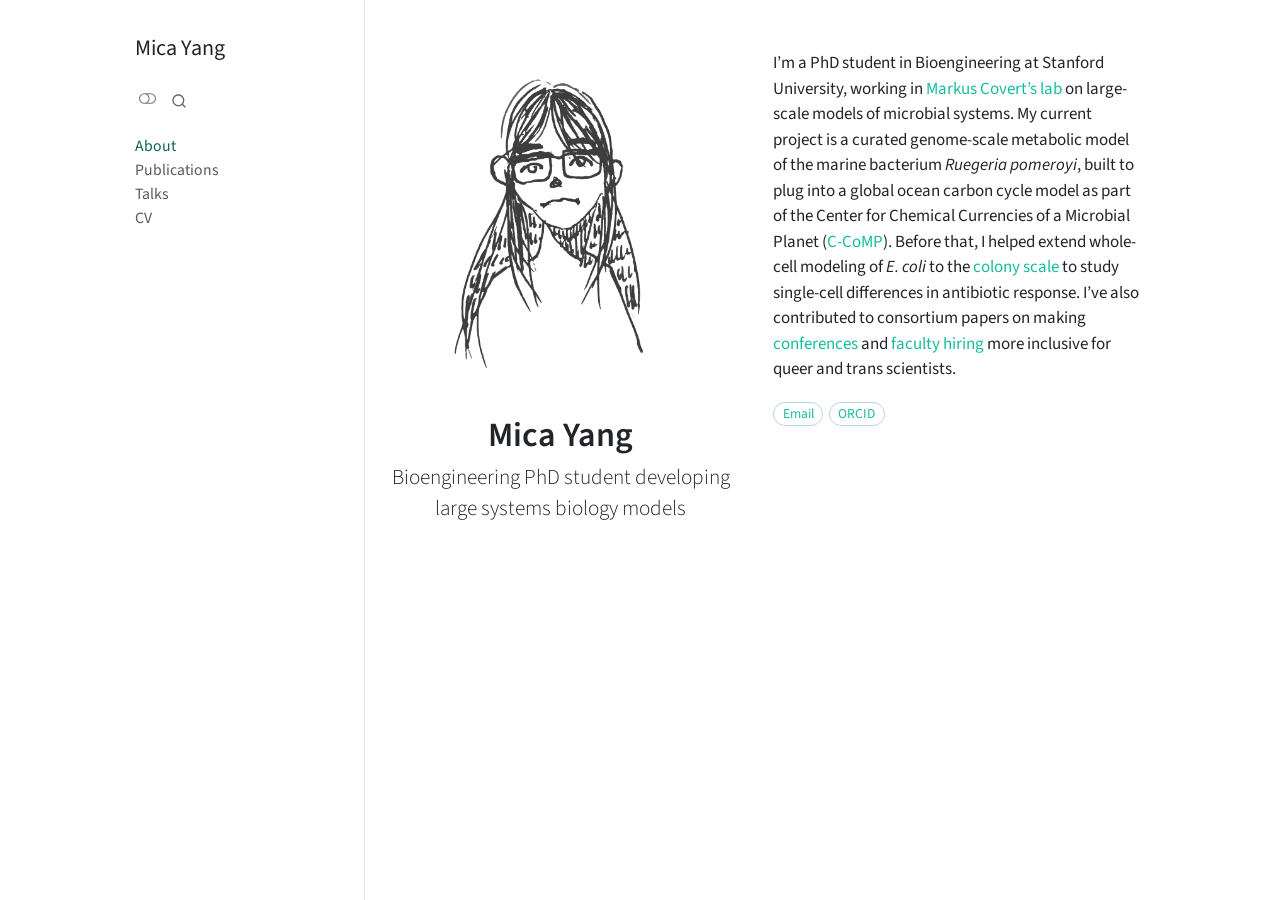
<file: index.html>
<!DOCTYPE html>
<html xmlns="http://www.w3.org/1999/xhtml" lang="en" xml:lang="en"><head>

<meta charset="utf-8">
<meta name="generator" content="quarto-1.11.9">

<meta name="viewport" content="width=device-width, initial-scale=1.0, user-scalable=yes">


<title>Mica Yang – Mica Yang</title>
<style>
/* Default styles provided by pandoc.
** See https://pandoc.org/MANUAL.html#variables-for-html for config info.
*/
span.smallcaps{font-variant: small-caps;}
div.columns{display: flex; gap: 1.5em;}
div.column{flex: auto;}
@media screen {
div.columns{gap: min(4vw, 1.5em);}
div.column{overflow-x: auto;}
}
div.hanging-indent{margin-left: 1.5em; text-indent: -1.5em;}
ul.task-list{list-style: none;}
ul.task-list li input[type="checkbox"] {
  width: 0.8em;
  margin: 0 0.8em 0.2em -1em; /* quarto-specific, see https://github.com/quarto-dev/quarto-cli/issues/4556 */ 
  vertical-align: middle;
}
</style>


<script src="site_libs/quarto-nav/quarto-nav.js"></script>
<script src="site_libs/quarto-nav/headroom.min.js"></script>
<script src="site_libs/clipboard/clipboard.min.js"></script>
<script src="site_libs/quarto-search/autocomplete.umd.js"></script>
<script src="site_libs/quarto-search/fuse.min.js"></script>
<script src="site_libs/quarto-search/quarto-search.js"></script>
<meta name="quarto:offset" content="./">
<link href="./images/favicon.svg" rel="icon" type="image/svg+xml">
<script src="site_libs/quarto-html/quarto.js" type="module"></script>
<script src="site_libs/quarto-html/tabsets/tabsets.js" type="module"></script>
<script src="site_libs/quarto-html/scrollable-regions/scrollable-regions.js" type="module"></script>
<script src="site_libs/quarto-html/popper.min.js"></script>
<script src="site_libs/quarto-html/tippy.umd.min.js"></script>
<link href="site_libs/quarto-html/tippy.css" rel="stylesheet">
<link href="site_libs/quarto-html/quarto-syntax-highlighting-63b5708e65d6cd79cd7618c58d0c21e7.css" rel="stylesheet" class="quarto-color-scheme" id="quarto-text-highlighting-styles">
<link href="site_libs/quarto-html/quarto-syntax-highlighting-dark-447e42e69aaa9833c0ba1b986f430b20.css" rel="stylesheet" class="quarto-color-scheme quarto-color-alternate" id="quarto-text-highlighting-styles">
<link href="site_libs/quarto-html/quarto-syntax-highlighting-63b5708e65d6cd79cd7618c58d0c21e7.css" rel="stylesheet" class="quarto-color-scheme-extra" id="quarto-text-highlighting-styles">
<script src="site_libs/bootstrap/bootstrap.min.js"></script>
<link href="site_libs/bootstrap/bootstrap-icons.css" rel="stylesheet">
<link href="site_libs/bootstrap/bootstrap-38209523f56c852b9f87616555c4ddf9.min.css" rel="stylesheet" append-hash="true" class="quarto-color-scheme" id="quarto-bootstrap" data-mode="light">
<link href="site_libs/bootstrap/bootstrap-dark-71dc92d54cd4f381b1542799e0909c16.min.css" rel="stylesheet" append-hash="true" class="quarto-color-scheme quarto-color-alternate" id="quarto-bootstrap" data-mode="dark">
<link href="site_libs/bootstrap/bootstrap-38209523f56c852b9f87616555c4ddf9.min.css" rel="stylesheet" append-hash="true" class="quarto-color-scheme-extra" id="quarto-bootstrap" data-mode="light">
<script id="quarto-search-options" type="application/json">{
  "location": "sidebar",
  "copy-button": false,
  "collapse-after": 3,
  "panel-placement": "start",
  "type": "overlay",
  "limit": 50,
  "keyboard-shortcut": [
    "f",
    "/",
    "s"
  ],
  "language": {
    "search-no-results-text": "No results",
    "search-matching-documents-text": "matching documents",
    "search-copy-link-title": "Copy link to search",
    "search-hide-matches-text": "Hide additional matches",
    "search-more-match-text": "more match in this document",
    "search-more-matches-text": "more matches in this document",
    "search-clear-button-title": "Clear",
    "search-text-placeholder": "",
    "search-detached-cancel-button-title": "Cancel",
    "search-submit-button-title": "Submit",
    "search-label": "Search"
  }
}</script>
<style>html{ scroll-behavior: smooth; }</style>
<!--
  Site navigation, part 3 (with _quarto.yml and custom.scss). When a navbar is
  defined, Quarto puts the site title and dark-mode toggle only in the navbar,
  and search (location: sidebar) only in the sidebar. custom.scss hides one of
  the two menus at each width, so copy what the visible one is missing:
    - into the sidebar (wide screens): the site title, and the dark-mode toggle
      in a row under it, before the search (moved up from below the page list,
      where Quarto's CSS puts it when there's a navbar);
    - into the navbar (narrow screens): a search button, after the toggle.
  Quarto's toggle script updates every .quarto-color-scheme-toggle, so the copy
  stays in sync. This runs before Quarto's own DOMContentLoaded handler, which
  sets the toggles' initial state.
-->
<script>
window.document.addEventListener("DOMContentLoaded", function () {
  const sidebar = document.getElementById("quarto-sidebar");
  const brand = document.querySelector("#quarto-header .navbar-brand");
  const toggle = document.querySelector("#quarto-header .quarto-color-scheme-toggle");
  if (sidebar && brand && !sidebar.querySelector(".sidebar-header")) {
    const header = document.createElement("div");
    header.className = "pt-lg-2 mt-2 text-left sidebar-header";
    const title = document.createElement("div");
    title.className = "sidebar-title mb-0 py-0";
    const link = document.createElement("a");
    link.href = brand.getAttribute("href");
    link.textContent = brand.textContent.trim();
    title.appendChild(link);
    header.appendChild(title);
    sidebar.prepend(header);

    // A row under the title: the dark-mode toggle, then search (the same order
    // as in the navbar). Quarto puts
    // search in a .sidebar-tools-main, which its CSS orders below the page
    // list, so move it here.
    const row = document.createElement("div");
    row.className = "mt-2 flex-shrink-0 d-flex align-items-center gap-1";
    const search = document.getElementById("quarto-search");
    const oldTools = search && search.closest(".sidebar-tools-main");
    if (search && oldTools && oldTools.parentElement === sidebar) {
      const box = document.createElement("div");
      box.className = "sidebar-search flex-grow-1";
      search.className = "";
      box.appendChild(search);
      row.appendChild(box);
      if (oldTools.children.length === 0) oldTools.remove();
    }
    if (toggle) row.prepend(toggle.cloneNode(true));
    if (row.children.length) header.after(row);
  }

  // A search link after the toggle, styled like the navbar's other tools.
  const navTools = document.querySelector("#quarto-header .quarto-navbar-tools");
  if (navTools && document.getElementById("quarto-search")) {
    const link = document.createElement("a");
    link.href = "";
    link.className = "quarto-navigation-tool px-1";
    link.setAttribute("role", "button");
    link.setAttribute("title", "Search");
    link.setAttribute("aria-label", "Search");
    link.innerHTML = '<i class="bi bi-search"></i>';
    link.addEventListener("click", function (e) {
      e.preventDefault();
      if (window.quartoOpenSearch) window.quartoOpenSearch();
    });
    navTools.append(link);
  }
});
</script>


<meta property="og:title" content="Mica Yang">
<meta property="og:description" content="Bioengineering PhD student developing large systems biology models">
<meta property="og:site_name" content="Mica Yang">
</head>

<body class="nav-sidebar floating nav-fixed fullcontent quarto-light"><a id="quarto-skip-link" class="visually-hidden-focusable" href="#quarto-document-content">Skip to main content</a><script id="quarto-html-before-body" type="application/javascript">
    const toggleBodyColorMode = (bsSheetEl) => {
      const mode = bsSheetEl.getAttribute("data-mode");
      const bodyEl = window.document.querySelector("body");
      if (mode === "dark") {
        bodyEl.classList.add("quarto-dark");
        bodyEl.classList.remove("quarto-light");
      } else {
        bodyEl.classList.add("quarto-light");
        bodyEl.classList.remove("quarto-dark");
      }
    }
    const toggleBodyColorPrimary = () => {
      const bsSheetEl = window.document.querySelector("link#quarto-bootstrap:not([rel=disabled-stylesheet])");
      if (bsSheetEl) {
        toggleBodyColorMode(bsSheetEl);
      }
    }
    const setColorSchemeToggle = (alternate) => {
      const toggles = window.document.querySelectorAll('.quarto-color-scheme-toggle');
      for (let i=0; i < toggles.length; i++) {
        const toggle = toggles[i];
        if (toggle) {
          toggle.setAttribute("aria-checked", alternate ? "true" : "false");
          if (alternate) {
            toggle.classList.add("alternate");
          } else {
            toggle.classList.remove("alternate");
          }
        }
      }
    };
    const toggleColorMode = (alternate) => {
      // Switch the stylesheets
      const primaryStylesheets = window.document.querySelectorAll('link.quarto-color-scheme:not(.quarto-color-alternate)');
      const alternateStylesheets = window.document.querySelectorAll('link.quarto-color-scheme.quarto-color-alternate');
      manageTransitions('#quarto-margin-sidebar .nav-link', false);
      if (alternate) {
        // note: dark is layered on light, we don't disable primary!
        enableStylesheet(alternateStylesheets);
        for (const sheetNode of alternateStylesheets) {
          if (sheetNode.id === "quarto-bootstrap") {
            toggleBodyColorMode(sheetNode);
          }
        }
      } else {
        disableStylesheet(alternateStylesheets);
        enableStylesheet(primaryStylesheets)
        toggleBodyColorPrimary();
      }
      manageTransitions('#quarto-margin-sidebar .nav-link', true);
      // Switch the toggles
      setColorSchemeToggle(alternate)
    }
    // Hack to workaround the fact that safari doesn't
    // properly recolor the scrollbar when toggling (#1455).
    // Not run on load: stylesheets are set before first paint there, and
    // scrolling would undo the scroll to a URL fragment (#14973).
    // The one pixel nudge keeps the reader where they were.
    const refreshSafariScrollbar = () => {
      if (navigator.userAgent.indexOf('Safari') > 0 && navigator.userAgent.indexOf('Chrome') == -1) {
        manageTransitions("body", false);
        const scrollY = window.scrollY;
        window.scrollTo(0, scrollY > 0 ? scrollY - 1 : 1);
        setTimeout(() => {
          window.scrollTo(0, scrollY);
          manageTransitions("body", true);
        }, 40);
      }
    }
    const disableStylesheet = (stylesheets) => {
      for (let i=0; i < stylesheets.length; i++) {
        const stylesheet = stylesheets[i];
        stylesheet.rel = 'disabled-stylesheet';
      }
    }
    const enableStylesheet = (stylesheets) => {
      for (let i=0; i < stylesheets.length; i++) {
        const stylesheet = stylesheets[i];
        if(stylesheet.rel !== 'stylesheet') { // for Chrome, which will still FOUC without this check
          stylesheet.rel = 'stylesheet';
        }
      }
    }
    const manageTransitions = (selector, allowTransitions) => {
      const els = window.document.querySelectorAll(selector);
      for (let i=0; i < els.length; i++) {
        const el = els[i];
        if (allowTransitions) {
          el.classList.remove('notransition');
        } else {
          el.classList.add('notransition');
        }
      }
    }
    const isFileUrl = () => {
      return window.location.protocol === 'file:';
    }
    const hasAlternateSentinel = () => {
      let styleSentinel = getColorSchemeSentinel();
      if (styleSentinel !== null) {
        return styleSentinel === "alternate";
      } else {
        return false;
      }
    }
    const setStyleSentinel = (alternate) => {
      const value = alternate ? "alternate" : "default";
      if (!isFileUrl()) {
        window.localStorage.setItem("quarto-color-scheme", value);
      } else {
        localAlternateSentinel = value;
      }
    }
    const getColorSchemeSentinel = () => {
      if (!isFileUrl()) {
        const storageValue = window.localStorage.getItem("quarto-color-scheme");
        return storageValue != null ? storageValue : localAlternateSentinel;
      } else {
        return localAlternateSentinel;
      }
    }
    const toggleGiscusIfUsed = (isAlternate, darkModeDefault) => {
      const baseTheme = document.querySelector('#giscus-base-theme')?.value ?? 'light';
      const alternateTheme = document.querySelector('#giscus-alt-theme')?.value ?? 'dark';
      let newTheme = '';
      if(authorPrefersDark) {
        newTheme = isAlternate ? baseTheme : alternateTheme;
      } else {
        newTheme = isAlternate ? alternateTheme : baseTheme;
      }
      const changeGiscusTheme = () => {
        // From: https://github.com/giscus/giscus/issues/336
        const sendMessage = (message) => {
          const iframe = document.querySelector('iframe.giscus-frame');
          if (!iframe) return;
          iframe.contentWindow.postMessage({ giscus: message }, 'https://giscus.app');
        }
        sendMessage({
          setConfig: {
            theme: newTheme
          }
        });
      }
      const isGiscussLoaded = window.document.querySelector('iframe.giscus-frame') !== null;
      if (isGiscussLoaded) {
        changeGiscusTheme();
      }
    };
    const authorPrefersDark = false;
    const queryPrefersDark = window.matchMedia('(prefers-color-scheme: dark)');
    const darkModeDefault = queryPrefersDark.matches;
      document.querySelector('link#quarto-text-highlighting-styles.quarto-color-scheme-extra').rel = 'disabled-stylesheet';
      document.querySelector('link#quarto-bootstrap.quarto-color-scheme-extra').rel = 'disabled-stylesheet';
    let localAlternateSentinel = darkModeDefault ? 'alternate' : 'default';
    // Dark / light mode switch
    window.quartoToggleColorScheme = () => {
      // Read the current dark / light value
      let toAlternate = !hasAlternateSentinel();
      toggleColorMode(toAlternate);
      refreshSafariScrollbar();
      setStyleSentinel(toAlternate);
      toggleGiscusIfUsed(toAlternate, darkModeDefault);
      window.dispatchEvent(new Event('resize'));
    };
    queryPrefersDark.addEventListener("change", e => {
      if(window.localStorage.getItem("quarto-color-scheme") !== null)
        return;
      const alternate = e.matches
      toggleColorMode(alternate);
      refreshSafariScrollbar();
      localAlternateSentinel = e.matches ? 'alternate' : 'default'; // this is used alongside local storage!
      toggleGiscusIfUsed(alternate, darkModeDefault);
    });
    // Switch to dark mode if need be
    if (hasAlternateSentinel()) {
      toggleColorMode(true);
    } else {
      toggleColorMode(false);
    }
  </script>

<div id="quarto-search-results"></div>
  <header id="quarto-header" class="headroom fixed-top">
    <nav class="navbar navbar-expand-lg " data-bs-theme="dark" aria-label="Site">
      <div class="navbar-container container-fluid">
      <div class="navbar-brand-container mx-auto">
    <a class="navbar-brand" href="./index.html">
    <span class="navbar-title">Mica Yang</span>
    </a>
  </div>
          <button class="navbar-toggler" type="button" data-bs-toggle="collapse" data-bs-target="#navbarCollapse" aria-controls="navbarCollapse" aria-expanded="false" aria-label="Toggle navigation" onclick="if (window.quartoToggleHeadroom) { window.quartoToggleHeadroom(); }">
  <span class="navbar-toggler-icon"></span>
</button>
          <div class="collapse navbar-collapse" id="navbarCollapse">
            <ul class="navbar-nav navbar-nav-scroll me-auto">
  <li class="nav-item">
    <a class="nav-link active" href="./index.html" aria-current="page"> 
<span class="menu-text">About</span></a>
  </li>  
  <li class="nav-item">
    <a class="nav-link" href="./publications.html"> 
<span class="menu-text">Publications</span></a>
  </li>  
  <li class="nav-item">
    <a class="nav-link" href="./talks.html"> 
<span class="menu-text">Talks</span></a>
  </li>  
  <li class="nav-item">
    <a class="nav-link" href="./cv.html"> 
<span class="menu-text">CV</span></a>
  </li>  
</ul>
          </div> <!-- /navcollapse -->
            <div class="quarto-navbar-tools">
  <button type="button" role="switch" aria-checked="false" class="quarto-color-scheme-toggle quarto-navigation-tool  px-1" onclick="window.quartoToggleColorScheme(); return false;" title="Toggle dark mode" aria-label="Toggle dark mode"><i class="bi"></i></button>
</div>
      </div> <!-- /container-fluid -->
    </nav>
  <nav class="quarto-secondary-nav" aria-label="Toolbar">
    <div class="container-fluid d-flex">
      <button type="button" class="quarto-btn-toggle btn" data-bs-toggle="collapse" role="button" data-bs-target=".quarto-sidebar-collapse-item" aria-controls="quarto-sidebar" aria-expanded="false" aria-label="Toggle sidebar navigation" onclick="if (window.quartoToggleHeadroom) { window.quartoToggleHeadroom(); }">
        <i class="bi bi-layout-text-sidebar-reverse"></i>
      </button>
        <a class="flex-grow-1 no-decor" data-bs-toggle="collapse" data-bs-target=".quarto-sidebar-collapse-item" onclick="if (window.quartoToggleHeadroom) { window.quartoToggleHeadroom(); }">      
          <h1 class="quarto-secondary-nav-title">Mica Yang</h1>
        </a>     
      <button type="button" class="btn quarto-search-button" aria-label="Search" onclick="window.quartoOpenSearch();">
        <i class="bi bi-search"></i>
      </button>
    </div>
  </nav>
</header>
<!-- content -->
<div id="quarto-content" class="quarto-container page-columns page-rows-contents page-layout-article page-navbar">
<!-- sidebar -->
  <nav id="quarto-sidebar" class="sidebar collapse collapse-horizontal quarto-sidebar-collapse-item sidebar-navigation floating overflow-auto" aria-label="Section">
        <div class="sidebar-tools-main">
    <div id="quarto-search" class="quarto-navigation-tool px-1" title="Search"></div>
</div>
    <div class="sidebar-menu-container"> 
    <ul class="list-unstyled mt-1">
        <li class="sidebar-item">
  <div class="sidebar-item-container"> 
  <a href="./index.html" class="sidebar-item-text sidebar-link active">
 <span class="menu-text">About</span></a>
  </div>
</li>
        <li class="sidebar-item">
  <div class="sidebar-item-container"> 
  <a href="./publications.html" class="sidebar-item-text sidebar-link">
 <span class="menu-text">Publications</span></a>
  </div>
</li>
        <li class="sidebar-item">
  <div class="sidebar-item-container"> 
  <a href="./talks.html" class="sidebar-item-text sidebar-link">
 <span class="menu-text">Talks</span></a>
  </div>
</li>
        <li class="sidebar-item">
  <div class="sidebar-item-container"> 
  <a href="./cv.html" class="sidebar-item-text sidebar-link">
 <span class="menu-text">CV</span></a>
  </div>
</li>
    </ul>
    </div>
</nav>
<div id="quarto-sidebar-glass" class="quarto-sidebar-collapse-item" data-bs-toggle="collapse" data-bs-target=".quarto-sidebar-collapse-item"></div>
<!-- margin-sidebar -->
    
<!-- main -->
<div class="quarto-about-trestles">
  <div class="about-entity">
    <img src="images/profile.png" class="about-image
  round " style="height: 20em; width: 20em;">
<header id="title-block-header" class="quarto-title-block default">
<div class="quarto-title">
<h1 class="title d-none d-lg-block">Mica Yang</h1>
<p class="subtitle lead">Bioengineering PhD student developing large systems biology models</p>
</div>
<div class="quarto-title-meta">
  </div>
</header>
  </div>
  <div class="about-contents"><main class="content" id="quarto-document-content" tabindex="-1">

<!-- The bio is vault/profile.md's ## Summary; the links come from its fields
     (cv/templates/about.md.j2). Add prose of your own around the include. -->
<p>I’m a PhD student in Bioengineering at Stanford University, working in <a href="https://www.covert.stanford.edu/">Markus Covert’s lab</a> on large-scale models of microbial systems. My current project is a curated genome-scale metabolic model of the marine bacterium <em>Ruegeria pomeroyi</em>, built to plug into a global ocean carbon cycle model as part of the Center for Chemical Currencies of a Microbial Planet (<a href="https://ccomp-stc.org/">C-CoMP</a>). Before that, I helped extend whole-cell modeling of <em>E. coli</em> to the <a href="https://doi.org/10.1371/journal.pcbi.1011232">colony scale</a> to study single-cell differences in antibiotic response. I’ve also contributed to consortium papers on making <a href="https://doi.org/10.1128/msystems.00433-23">conferences</a> and <a href="https://doi.org/10.1371/journal.pbio.3002919">faculty hiring</a> more inclusive for queer and trans scientists.</p>
<p><span class="cv-links"><a href="mailto:micayang@stanford.edu">Email</a> <a href="https://orcid.org/0000-0002-7954-6828">ORCID</a></span></p>


</main></div>
</div>
 <!-- /main -->
<script id="quarto-html-after-body" type="application/javascript">
  window.document.addEventListener("DOMContentLoaded", function (event) {
    // Ensure there is a toggle, if there isn't float one in the top right
    if (window.document.querySelector('.quarto-color-scheme-toggle') === null) {
      const toggle = window.document.createElement('button');
      toggle.type = "button";
      toggle.setAttribute("role", "switch");
      toggle.setAttribute("aria-checked", "false");
      toggle.classList.add('top-right');
      toggle.classList.add('quarto-color-scheme-toggle');
      toggle.setAttribute("aria-label", "Toggle dark mode");
      toggle.onclick = function() { try { window.quartoToggleColorScheme(); } catch {} return false; };
      const i = window.document.createElement("i");
      i.classList.add('bi');
      toggle.appendChild(i);
      // Put the toggle in a landmark of its own, so that landmark navigation
      // can reach it.
      //
      // The container is always a fresh direct child of body, and the toggle is
      // never moved into page furniture that the theme or the author controls.
      // The toggle is positioned against the page, so any ancestor that
      // establishes a containing block captures it: a positioned element or a
      // grid for position: absolute, and transform, filter, will-change or
      // contain for position: fixed. A direct child of body has none of these
      // to inherit, and the shift when one appears is silent and visual.
      //
      // ARIA says a document should have at most one banner, and axe reports a
      // duplicate whether or not the banners carry distinct labels. So use a
      // header when the page has no banner yet, and a named region otherwise.
      //
      // A header is a banner wherever it sits, unless it is inside sectioning
      // content, so this cannot just look at the children of body: a custom
      // page layout wraps the title block header in a plain div. An explicit
      // role="banner" always counts.
      const sectioning = 'article, aside, main, nav, section, [role="article"], [role="complementary"], [role="main"], [role="navigation"], [role="region"]';
      const hasBanner = Array.from(
        window.document.querySelectorAll('header:not([role]), [role="banner"]')
      ).some(function(el) {
        return el.hasAttribute("role") || el.closest(sectioning) === null;
      });
      const container = window.document.createElement(hasBanner ? "div" : "header");
      if (hasBanner) {
        container.setAttribute("role", "region");
        container.setAttribute("aria-label", "Toggle dark mode");
      }
      container.classList.add('quarto-color-scheme-toggle-container');
      container.appendChild(toggle);
      window.document.body.appendChild(container);
    }
    setColorSchemeToggle(hasAlternateSentinel())
    const isCodeAnnotation = (el) => {
      for (const clz of el.classList) {
        if (clz.startsWith('code-annotation-')) {                     
          return true;
        }
      }
      return false;
    }
    const onCopySuccess = function(e) {
      // button target
      const button = e.trigger;
      // don't keep focus
      button.blur();
      // flash "checked"
      button.classList.add('code-copy-button-checked');
      var currentTitle = button.getAttribute("title");
      button.setAttribute("title", "Copied!");
      let tooltip;
      if (window.bootstrap) {
        button.setAttribute("data-bs-toggle", "tooltip");
        button.setAttribute("data-bs-placement", "left");
        button.setAttribute("data-bs-title", "Copied!");
        tooltip = new bootstrap.Tooltip(button, 
          { trigger: "manual", 
            customClass: "code-copy-button-tooltip",
            offset: [0, -8]});
        tooltip.show();    
      }
      setTimeout(function() {
        if (tooltip) {
          tooltip.hide();
          button.removeAttribute("data-bs-title");
          button.removeAttribute("data-bs-toggle");
          button.removeAttribute("data-bs-placement");
        }
        button.setAttribute("title", currentTitle);
        button.classList.remove('code-copy-button-checked');
      }, 1000);
      // clear code selection
      e.clearSelection();
    }
    const getTextToCopy = function(trigger) {
      const outerScaffold = trigger.parentElement.cloneNode(true);
      const codeEl = outerScaffold.querySelector('code');
      for (const childEl of codeEl.children) {
        if (isCodeAnnotation(childEl)) {
          childEl.remove();
        }
      }
      return codeEl.innerText;
    }
    const clipboard = new window.ClipboardJS('.code-copy-button:not([data-in-quarto-modal])', {
      text: getTextToCopy
    });
    clipboard.on('success', onCopySuccess);
    if (window.document.getElementById('quarto-embedded-source-code-modal')) {
      const clipboardModal = new window.ClipboardJS('.code-copy-button[data-in-quarto-modal]', {
        text: getTextToCopy,
        container: window.document.getElementById('quarto-embedded-source-code-modal')
      });
      clipboardModal.on('success', onCopySuccess);
    }
      var localhostRegex = new RegExp(/^(?:http|https):\/\/localhost\:?[0-9]*\//);
      var mailtoRegex = new RegExp(/^mailto:/);
        var filterRegex = new RegExp("https:\/\/robotato\.github\.io");
      var isInternal = (href) => {
          return filterRegex.test(href) || localhostRegex.test(href) || mailtoRegex.test(href);
      }
      // Inspect non-navigation links and adorn them if external
      window.quartoDecorateExternalLinks = function (root) {
     var links = (root || window.document).querySelectorAll('a[href]:not(.nav-link):not(.navbar-brand):not(.toc-action):not(.sidebar-link):not(.sidebar-item-toggle):not(.pagination-link):not(.no-external):not([aria-hidden]):not(.dropdown-item):not(.quarto-navigation-tool):not(.about-link)');
      for (var i=0; i<links.length; i++) {
        const link = links[i];
        if (!isInternal(link.href)) {
          // undo the damage that might have been done by quarto-nav.js in the case of
          // links that we want to consider external
          if (link.dataset.originalHref !== undefined) {
            link.href = link.dataset.originalHref;
          }
          if (!link.classList.contains('no-external-icon')) {
          }
        }
      }
      };
      window.quartoDecorateExternalLinks(window.document);
    // Esc closes the popup (WCAG 1.4.13) and focus leaving both trigger and
    // popup closes it (WCAG 2.4.11); tippy handles neither for interactive popups.
    const hideOnEscAndFocusOut = {
      name: 'hideOnEscAndFocusOut',
      defaultValue: true,
      fn(instance) {
        const dismiss = () => {
          // A show scheduled by the trigger delay would otherwise reopen it
          instance.clearDelayTimeouts();
          instance.hide();
        };
        const onKeyDown = (event) => {
          if (event.key !== 'Escape') {
            return;
          }
          // Keep Esc from also reaching page handlers (e.g. reveal.js overview),
          // except an open reveal.js slide menu, which Esc should close too.
          // The menu handles keys only when its keyboard option is on.
          const menuHandlesEsc = window.Reveal?.getPlugin?.('menu')?.isOpen() &&
            window.Reveal.getConfig().menu?.keyboard !== false;
          if (!menuHandlesEsc) {
            event.stopPropagation();
          }
          if (instance.popper.contains(window.document.activeElement)) {
            // Disabled while refocusing so the focus trigger does not reopen it
            instance.disable();
            instance.reference.focus();
            instance.enable();
          }
          dismiss();
        };
        const onFocusOut = (event) => {
          const target = event.relatedTarget;
          if (target && !instance.reference.contains(target) &&
              !instance.popper.contains(target)) {
            dismiss();
          }
        };
        // On the trigger too: a click trigger (code-annotations: select) has no
        // blur handling. Attached for the instance's lifetime so leaving the
        // trigger also cancels a show still pending on the trigger delay.
        instance.reference.addEventListener('focusout', onFocusOut);
        return {
          onShow() {
            window.document.addEventListener('keydown', onKeyDown, true);
            instance.popper.addEventListener('focusout', onFocusOut);
          },
          onHide() {
            window.document.removeEventListener('keydown', onKeyDown, true);
            instance.popper.removeEventListener('focusout', onFocusOut);
          },
          onDestroy() {
            instance.reference.removeEventListener('focusout', onFocusOut);
          },
        };
      },
    };
    function tippyHover(el, contentFn, onTriggerFn, onUntriggerFn) {
      const config = {
        allowHTML: true,
        maxWidth: 500,
        delay: 100,
        arrow: false,
        appendTo: function(el) {
            return el.parentElement;
        },
        interactive: true,
        interactiveBorder: 10,
        theme: 'quarto',
        placement: 'bottom-start',
        plugins: [hideOnEscAndFocusOut],
      };
      if (contentFn) {
        config.content = contentFn;
      }
      if (onTriggerFn) {
        config.onTrigger = onTriggerFn;
      }
      if (onUntriggerFn) {
        config.onUntrigger = onUntriggerFn;
      }
      window.tippy(el, config); 
    }
    const noterefs = window.document.querySelectorAll('a[role="doc-noteref"]');
    for (var i=0; i<noterefs.length; i++) {
      const ref = noterefs[i];
      tippyHover(ref, function() {
        // use id or data attribute instead here
        let href = ref.getAttribute('data-footnote-href') || ref.getAttribute('href');
        try { href = new URL(href).hash; } catch {}
        const id = href.replace(/^#\/?/, "");
        const note = window.document.getElementById(id);
        if (note) {
          return note.innerHTML;
        } else {
          return "";
        }
      });
    }
    const xrefs = window.document.querySelectorAll('a.quarto-xref');
    const processXRef = (id, note) => {
      // Strip column container classes
      const stripColumnClz = (el) => {
        el.classList.remove("page-full", "page-columns");
        if (el.children) {
          for (const child of el.children) {
            stripColumnClz(child);
          }
        }
      }
      stripColumnClz(note)
      if (id === null || id.startsWith('sec-')) {
        // Special case sections, only their first couple elements
        const container = document.createElement("div");
        if (note.children && note.children.length > 2) {
          container.appendChild(note.children[0].cloneNode(true));
          for (let i = 1; i < note.children.length; i++) {
            const child = note.children[i];
            if (child.tagName === "P" && child.innerText === "") {
              continue;
            } else {
              container.appendChild(child.cloneNode(true));
              break;
            }
          }
          if (window.Quarto?.typesetMath) {
            window.Quarto.typesetMath(container);
          }
          return container.innerHTML
        } else {
          if (window.Quarto?.typesetMath) {
            window.Quarto.typesetMath(note);
          }
          return note.innerHTML;
        }
      } else {
        // Remove any anchor links if they are present
        const anchorLink = note.querySelector('a.anchorjs-link');
        if (anchorLink) {
          anchorLink.remove();
        }
        if (window.Quarto?.typesetMath) {
          window.Quarto.typesetMath(note);
        }
        if (note.classList.contains("callout")) {
          return note.outerHTML;
        } else {
          return note.innerHTML;
        }
      }
    }
    for (var i=0; i<xrefs.length; i++) {
      const xref = xrefs[i];
      tippyHover(xref, undefined, function(instance) {
        instance.disable();
        let url = xref.getAttribute('href');
        let hash = undefined; 
        if (url.startsWith('#')) {
          hash = url;
        } else {
          try { hash = new URL(url).hash; } catch {}
        }
        if (hash) {
          const id = hash.replace(/^#\/?/, "");
          const note = window.document.getElementById(id);
          if (note !== null) {
            try {
              const html = processXRef(id, note.cloneNode(true));
              instance.setContent(html);
            } finally {
              instance.enable();
              instance.show();
            }
          } else {
            // See if we can fetch this
            fetch(url.split('#')[0])
            .then(res => res.text())
            .then(html => {
              const parser = new DOMParser();
              const htmlDoc = parser.parseFromString(html, "text/html");
              const note = htmlDoc.getElementById(id);
              if (note !== null) {
                const html = processXRef(id, note);
                instance.setContent(html);
              } 
            }).finally(() => {
              instance.enable();
              instance.show();
            });
          }
        } else {
          // See if we can fetch a full url (with no hash to target)
          // This is a special case and we should probably do some content thinning / targeting
          fetch(url)
          .then(res => res.text())
          .then(html => {
            const parser = new DOMParser();
            const htmlDoc = parser.parseFromString(html, "text/html");
            const note = htmlDoc.querySelector('main.content');
            if (note !== null) {
              // This should only happen for chapter cross references
              // (since there is no id in the URL)
              // remove the first header
              if (note.children.length > 0 && note.children[0].tagName === "HEADER") {
                note.children[0].remove();
              }
              const html = processXRef(null, note);
              instance.setContent(html);
            } 
          }).finally(() => {
            instance.enable();
            instance.show();
          });
        }
      }, function(instance) {
      });
    }
        let selectedAnnoteEl;
        const selectorForAnnotation = ( cell, annotation) => {
          let cellAttr = 'data-code-cell="' + cell + '"';
          let lineAttr = 'data-code-annotation="' +  annotation + '"';
          const selector = 'span[' + cellAttr + '][' + lineAttr + ']';
          return selector;
        }
        const selectCodeLines = (annoteEl) => {
          const doc = window.document;
          const targetCell = annoteEl.getAttribute("data-target-cell");
          const targetAnnotation = annoteEl.getAttribute("data-target-annotation");
          const annoteSpan = window.document.querySelector(selectorForAnnotation(targetCell, targetAnnotation));
          const lines = annoteSpan.getAttribute("data-code-lines").split(",");
          const lineIds = lines.map((line) => {
            return targetCell + "-" + line;
          })
          // Each band is positioned against its own containing block, which is
          // not the offsetParent of the lines, so place it from client rects.
          const placeBand = (band, firstEl, lastEl, codeBlock) => {
            const container = band.offsetParent;
            if (container === null) {
              return;
            }
            const containerRect = container.getBoundingClientRect();
            // Reveal.js scales slides with a transform, so convert client
            // pixels back to the CSS pixels of the container.
            const scale = containerRect.height / container.offsetHeight || 1;
            const firstRect = firstEl.getBoundingClientRect();
            const lastRect = lastEl.getBoundingClientRect();
            const top = (firstRect.top - containerRect.top) / scale - container.clientTop + container.scrollTop;
            const height = (lastRect.bottom - firstRect.top) / scale;
            band.style.top = top - 2 + "px";
            band.style.height = height + 4 + "px";
            if (codeBlock) {
              // Without the copy button wrapper, the containing block is wider
              // than the code block, so span the code block explicitly.
              const blockRect = codeBlock.getBoundingClientRect();
              band.style.left = (blockRect.left - containerRect.left) / scale - container.clientLeft + container.scrollLeft + "px";
              band.style.width = blockRect.width / scale + "px";
            }
          };
          if (lineIds.length > 0) {
            const el = window.document.getElementById(lineIds[0]);
            const lastEl = window.document.getElementById(lineIds[lineIds.length - 1]);
            const parent = el.parentElement.parentElement;
            // cook up a div (if necessary) and position it
            let div = window.document.getElementById("code-annotation-line-highlight");
            if (div === null) {
              div = window.document.createElement("div");
              div.setAttribute("id", "code-annotation-line-highlight");
              div.style.position = 'absolute';
              parent.appendChild(div);
            }
            placeBand(div, el, lastEl, parent.closest("div.sourceCode") || parent);
            let gutterDiv = window.document.getElementById("code-annotation-line-highlight-gutter");
            if (gutterDiv === null) {
              gutterDiv = window.document.createElement("div");
              gutterDiv.setAttribute("id", "code-annotation-line-highlight-gutter");
              gutterDiv.style.position = 'absolute';
              const codeCell = window.document.getElementById(targetCell);
              const gutter = codeCell.querySelector('.code-annotation-gutter');
              gutter.appendChild(gutterDiv);
            }
            placeBand(gutterDiv, el, lastEl);
            selectedAnnoteEl = annoteEl;
          }
        };
        const unselectCodeLines = () => {
          const elementsIds = ["code-annotation-line-highlight", "code-annotation-line-highlight-gutter"];
          elementsIds.forEach((elId) => {
            const div = window.document.getElementById(elId);
            if (div) {
              div.remove();
            }
          });
          selectedAnnoteEl = undefined;
        };
          // Handle positioning of the toggle
      window.addEventListener(
        "resize",
        throttle(() => {
          elRect = undefined;
          if (selectedAnnoteEl) {
            selectCodeLines(selectedAnnoteEl);
          }
        }, 10)
      );
      function throttle(fn, ms) {
      let throttle = false;
      let timer;
        return (...args) => {
          if(!throttle) { // first call gets through
              fn.apply(this, args);
              throttle = true;
          } else { // all the others get throttled
              if(timer) clearTimeout(timer); // cancel #2
              timer = setTimeout(() => {
                fn.apply(this, args);
                timer = throttle = false;
              }, ms);
          }
        };
      }
        // Attach click handler to the DT
        const annoteDls = window.document.querySelectorAll('dt[data-target-cell]');
        for (const annoteDlNode of annoteDls) {
          annoteDlNode.addEventListener('click', (event) => {
            const clickedEl = event.target;
            if (clickedEl !== selectedAnnoteEl) {
              unselectCodeLines();
              const activeEl = window.document.querySelector('dt[data-target-cell].code-annotation-active');
              if (activeEl) {
                activeEl.classList.remove('code-annotation-active');
              }
              selectCodeLines(clickedEl);
              clickedEl.classList.add('code-annotation-active');
            } else {
              // Unselect the line
              unselectCodeLines();
              clickedEl.classList.remove('code-annotation-active');
            }
          });
        }
    const findCites = (el) => {
      const parentEl = el.parentElement;
      if (parentEl) {
        const cites = parentEl.dataset.cites;
        if (cites) {
          return {
            el,
            cites: cites.split(' ')
          };
        } else {
          return findCites(el.parentElement)
        }
      } else {
        return undefined;
      }
    };
    var bibliorefs = window.document.querySelectorAll('a[role="doc-biblioref"]');
    for (var i=0; i<bibliorefs.length; i++) {
      const ref = bibliorefs[i];
      const citeInfo = findCites(ref);
      if (citeInfo) {
        tippyHover(citeInfo.el, function() {
          var popup = window.document.createElement('div');
          citeInfo.cites.forEach(function(cite) {
            var citeDiv = window.document.createElement('div');
            citeDiv.classList.add('hanging-indent');
            citeDiv.classList.add('csl-entry');
            var biblioDiv = window.document.getElementById('ref-' + cite);
            if (biblioDiv) {
              citeDiv.innerHTML = biblioDiv.innerHTML;
            }
            popup.appendChild(citeDiv);
          });
          return popup.innerHTML;
        });
      }
    }
  });
  </script>
  <script type="application/javascript">
  window.quartoScrollableRegionsLabels = {"code":"Scrollable code","output":"Scrollable output"};
  </script>
</div> <!-- /content -->




<script src="site_libs/quarto-html/zenscroll-min.js"></script>
</body></html>
</file>
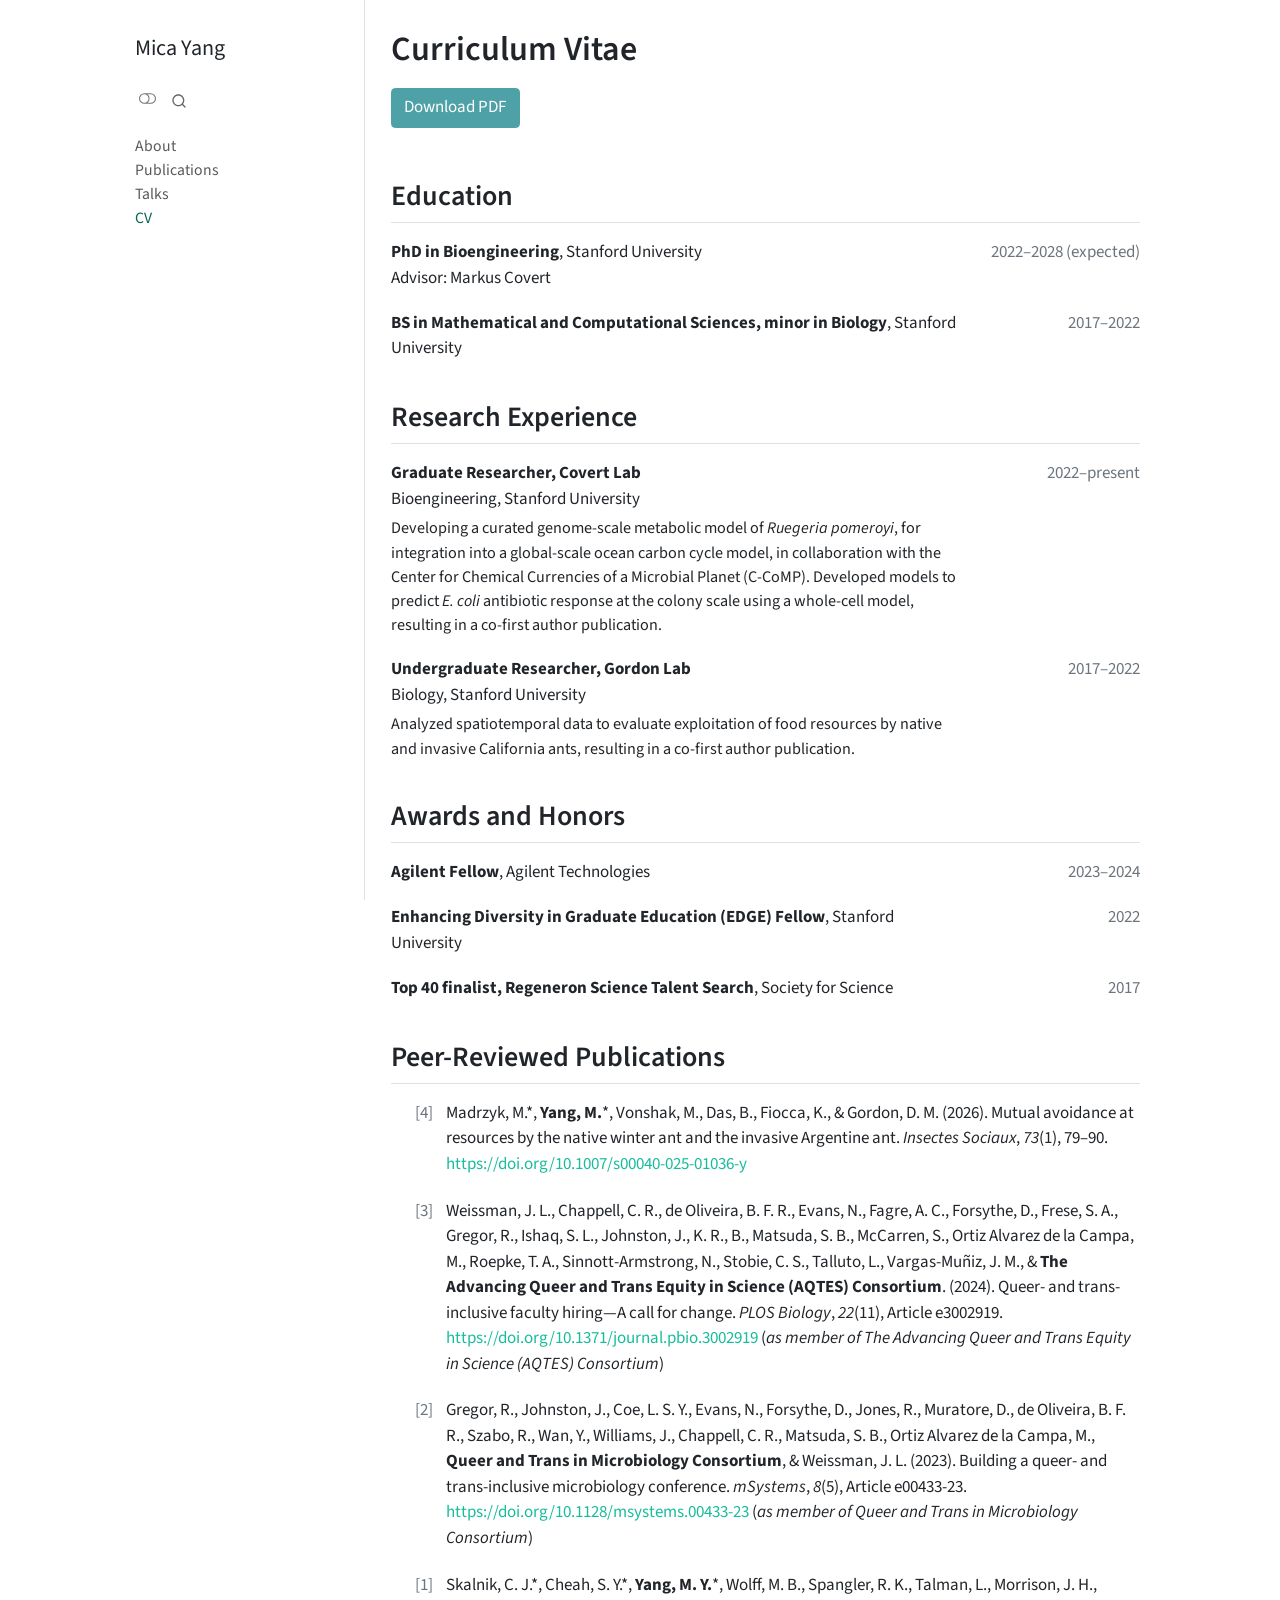
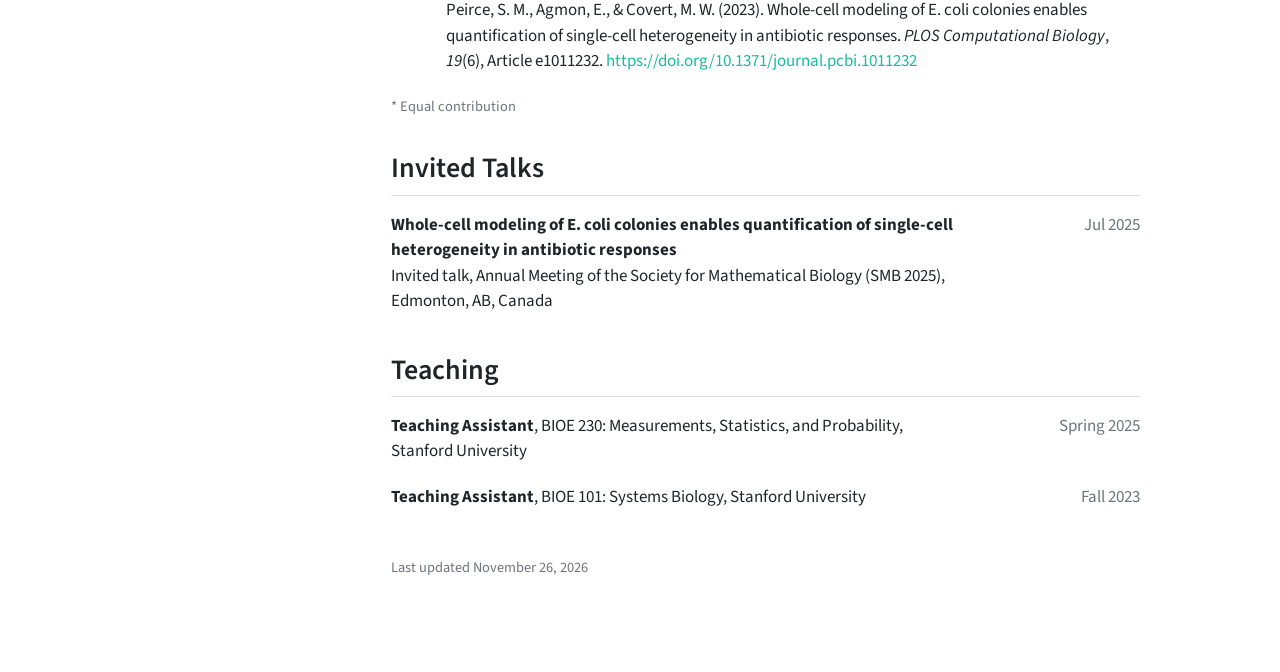
<file: cv.html>
<!DOCTYPE html>
<html xmlns="http://www.w3.org/1999/xhtml" lang="en" xml:lang="en"><head>

<meta charset="utf-8">
<meta name="generator" content="quarto-1.11.9">

<meta name="viewport" content="width=device-width, initial-scale=1.0, user-scalable=yes">


<title>Curriculum Vitae – Mica Yang</title>
<style>
/* Default styles provided by pandoc.
** See https://pandoc.org/MANUAL.html#variables-for-html for config info.
*/
span.smallcaps{font-variant: small-caps;}
div.columns{display: flex; gap: 1.5em;}
div.column{flex: auto;}
@media screen {
div.columns{gap: min(4vw, 1.5em);}
div.column{overflow-x: auto;}
}
div.hanging-indent{margin-left: 1.5em; text-indent: -1.5em;}
ul.task-list{list-style: none;}
ul.task-list li input[type="checkbox"] {
  width: 0.8em;
  margin: 0 0.8em 0.2em -1em; /* quarto-specific, see https://github.com/quarto-dev/quarto-cli/issues/4556 */ 
  vertical-align: middle;
}
</style>


<script src="site_libs/quarto-nav/quarto-nav.js"></script>
<script src="site_libs/quarto-nav/headroom.min.js"></script>
<script src="site_libs/clipboard/clipboard.min.js"></script>
<script src="site_libs/quarto-search/autocomplete.umd.js"></script>
<script src="site_libs/quarto-search/fuse.min.js"></script>
<script src="site_libs/quarto-search/quarto-search.js"></script>
<meta name="quarto:offset" content="./">
<link href="./images/favicon.svg" rel="icon" type="image/svg+xml">
<script src="site_libs/quarto-html/quarto.js" type="module"></script>
<script src="site_libs/quarto-html/tabsets/tabsets.js" type="module"></script>
<script src="site_libs/quarto-html/scrollable-regions/scrollable-regions.js" type="module"></script>
<script src="site_libs/quarto-html/popper.min.js"></script>
<script src="site_libs/quarto-html/tippy.umd.min.js"></script>
<script src="site_libs/quarto-html/anchor.min.js"></script>
<link href="site_libs/quarto-html/tippy.css" rel="stylesheet">
<link href="site_libs/quarto-html/quarto-syntax-highlighting-63b5708e65d6cd79cd7618c58d0c21e7.css" rel="stylesheet" class="quarto-color-scheme" id="quarto-text-highlighting-styles">
<link href="site_libs/quarto-html/quarto-syntax-highlighting-dark-447e42e69aaa9833c0ba1b986f430b20.css" rel="stylesheet" class="quarto-color-scheme quarto-color-alternate" id="quarto-text-highlighting-styles">
<link href="site_libs/quarto-html/quarto-syntax-highlighting-63b5708e65d6cd79cd7618c58d0c21e7.css" rel="stylesheet" class="quarto-color-scheme-extra" id="quarto-text-highlighting-styles">
<script src="site_libs/bootstrap/bootstrap.min.js"></script>
<link href="site_libs/bootstrap/bootstrap-icons.css" rel="stylesheet">
<link href="site_libs/bootstrap/bootstrap-38209523f56c852b9f87616555c4ddf9.min.css" rel="stylesheet" append-hash="true" class="quarto-color-scheme" id="quarto-bootstrap" data-mode="light">
<link href="site_libs/bootstrap/bootstrap-dark-71dc92d54cd4f381b1542799e0909c16.min.css" rel="stylesheet" append-hash="true" class="quarto-color-scheme quarto-color-alternate" id="quarto-bootstrap" data-mode="dark">
<link href="site_libs/bootstrap/bootstrap-38209523f56c852b9f87616555c4ddf9.min.css" rel="stylesheet" append-hash="true" class="quarto-color-scheme-extra" id="quarto-bootstrap" data-mode="light">
<script id="quarto-search-options" type="application/json">{
  "location": "sidebar",
  "copy-button": false,
  "collapse-after": 3,
  "panel-placement": "start",
  "type": "overlay",
  "limit": 50,
  "keyboard-shortcut": [
    "f",
    "/",
    "s"
  ],
  "language": {
    "search-no-results-text": "No results",
    "search-matching-documents-text": "matching documents",
    "search-copy-link-title": "Copy link to search",
    "search-hide-matches-text": "Hide additional matches",
    "search-more-match-text": "more match in this document",
    "search-more-matches-text": "more matches in this document",
    "search-clear-button-title": "Clear",
    "search-text-placeholder": "",
    "search-detached-cancel-button-title": "Cancel",
    "search-submit-button-title": "Submit",
    "search-label": "Search"
  }
}</script>
<style>html{ scroll-behavior: smooth; }</style>
<!--
  Site navigation, part 3 (with _quarto.yml and custom.scss). When a navbar is
  defined, Quarto puts the site title and dark-mode toggle only in the navbar,
  and search (location: sidebar) only in the sidebar. custom.scss hides one of
  the two menus at each width, so copy what the visible one is missing:
    - into the sidebar (wide screens): the site title, and the dark-mode toggle
      in a row under it, before the search (moved up from below the page list,
      where Quarto's CSS puts it when there's a navbar);
    - into the navbar (narrow screens): a search button, after the toggle.
  Quarto's toggle script updates every .quarto-color-scheme-toggle, so the copy
  stays in sync. This runs before Quarto's own DOMContentLoaded handler, which
  sets the toggles' initial state.
-->
<script>
window.document.addEventListener("DOMContentLoaded", function () {
  const sidebar = document.getElementById("quarto-sidebar");
  const brand = document.querySelector("#quarto-header .navbar-brand");
  const toggle = document.querySelector("#quarto-header .quarto-color-scheme-toggle");
  if (sidebar && brand && !sidebar.querySelector(".sidebar-header")) {
    const header = document.createElement("div");
    header.className = "pt-lg-2 mt-2 text-left sidebar-header";
    const title = document.createElement("div");
    title.className = "sidebar-title mb-0 py-0";
    const link = document.createElement("a");
    link.href = brand.getAttribute("href");
    link.textContent = brand.textContent.trim();
    title.appendChild(link);
    header.appendChild(title);
    sidebar.prepend(header);

    // A row under the title: the dark-mode toggle, then search (the same order
    // as in the navbar). Quarto puts
    // search in a .sidebar-tools-main, which its CSS orders below the page
    // list, so move it here.
    const row = document.createElement("div");
    row.className = "mt-2 flex-shrink-0 d-flex align-items-center gap-1";
    const search = document.getElementById("quarto-search");
    const oldTools = search && search.closest(".sidebar-tools-main");
    if (search && oldTools && oldTools.parentElement === sidebar) {
      const box = document.createElement("div");
      box.className = "sidebar-search flex-grow-1";
      search.className = "";
      box.appendChild(search);
      row.appendChild(box);
      if (oldTools.children.length === 0) oldTools.remove();
    }
    if (toggle) row.prepend(toggle.cloneNode(true));
    if (row.children.length) header.after(row);
  }

  // A search link after the toggle, styled like the navbar's other tools.
  const navTools = document.querySelector("#quarto-header .quarto-navbar-tools");
  if (navTools && document.getElementById("quarto-search")) {
    const link = document.createElement("a");
    link.href = "";
    link.className = "quarto-navigation-tool px-1";
    link.setAttribute("role", "button");
    link.setAttribute("title", "Search");
    link.setAttribute("aria-label", "Search");
    link.innerHTML = '<i class="bi bi-search"></i>';
    link.addEventListener("click", function (e) {
      e.preventDefault();
      if (window.quartoOpenSearch) window.quartoOpenSearch();
    });
    navTools.append(link);
  }
});
</script>


<meta property="og:title" content="Curriculum Vitae – Mica Yang">
<meta property="og:description" content="">
<meta property="og:site_name" content="Mica Yang">
</head>

<body class="nav-sidebar floating nav-fixed fullcontent quarto-light"><a id="quarto-skip-link" class="visually-hidden-focusable" href="#quarto-document-content">Skip to main content</a><script id="quarto-html-before-body" type="application/javascript">
    const toggleBodyColorMode = (bsSheetEl) => {
      const mode = bsSheetEl.getAttribute("data-mode");
      const bodyEl = window.document.querySelector("body");
      if (mode === "dark") {
        bodyEl.classList.add("quarto-dark");
        bodyEl.classList.remove("quarto-light");
      } else {
        bodyEl.classList.add("quarto-light");
        bodyEl.classList.remove("quarto-dark");
      }
    }
    const toggleBodyColorPrimary = () => {
      const bsSheetEl = window.document.querySelector("link#quarto-bootstrap:not([rel=disabled-stylesheet])");
      if (bsSheetEl) {
        toggleBodyColorMode(bsSheetEl);
      }
    }
    const setColorSchemeToggle = (alternate) => {
      const toggles = window.document.querySelectorAll('.quarto-color-scheme-toggle');
      for (let i=0; i < toggles.length; i++) {
        const toggle = toggles[i];
        if (toggle) {
          toggle.setAttribute("aria-checked", alternate ? "true" : "false");
          if (alternate) {
            toggle.classList.add("alternate");
          } else {
            toggle.classList.remove("alternate");
          }
        }
      }
    };
    const toggleColorMode = (alternate) => {
      // Switch the stylesheets
      const primaryStylesheets = window.document.querySelectorAll('link.quarto-color-scheme:not(.quarto-color-alternate)');
      const alternateStylesheets = window.document.querySelectorAll('link.quarto-color-scheme.quarto-color-alternate');
      manageTransitions('#quarto-margin-sidebar .nav-link', false);
      if (alternate) {
        // note: dark is layered on light, we don't disable primary!
        enableStylesheet(alternateStylesheets);
        for (const sheetNode of alternateStylesheets) {
          if (sheetNode.id === "quarto-bootstrap") {
            toggleBodyColorMode(sheetNode);
          }
        }
      } else {
        disableStylesheet(alternateStylesheets);
        enableStylesheet(primaryStylesheets)
        toggleBodyColorPrimary();
      }
      manageTransitions('#quarto-margin-sidebar .nav-link', true);
      // Switch the toggles
      setColorSchemeToggle(alternate)
    }
    // Hack to workaround the fact that safari doesn't
    // properly recolor the scrollbar when toggling (#1455).
    // Not run on load: stylesheets are set before first paint there, and
    // scrolling would undo the scroll to a URL fragment (#14973).
    // The one pixel nudge keeps the reader where they were.
    const refreshSafariScrollbar = () => {
      if (navigator.userAgent.indexOf('Safari') > 0 && navigator.userAgent.indexOf('Chrome') == -1) {
        manageTransitions("body", false);
        const scrollY = window.scrollY;
        window.scrollTo(0, scrollY > 0 ? scrollY - 1 : 1);
        setTimeout(() => {
          window.scrollTo(0, scrollY);
          manageTransitions("body", true);
        }, 40);
      }
    }
    const disableStylesheet = (stylesheets) => {
      for (let i=0; i < stylesheets.length; i++) {
        const stylesheet = stylesheets[i];
        stylesheet.rel = 'disabled-stylesheet';
      }
    }
    const enableStylesheet = (stylesheets) => {
      for (let i=0; i < stylesheets.length; i++) {
        const stylesheet = stylesheets[i];
        if(stylesheet.rel !== 'stylesheet') { // for Chrome, which will still FOUC without this check
          stylesheet.rel = 'stylesheet';
        }
      }
    }
    const manageTransitions = (selector, allowTransitions) => {
      const els = window.document.querySelectorAll(selector);
      for (let i=0; i < els.length; i++) {
        const el = els[i];
        if (allowTransitions) {
          el.classList.remove('notransition');
        } else {
          el.classList.add('notransition');
        }
      }
    }
    const isFileUrl = () => {
      return window.location.protocol === 'file:';
    }
    const hasAlternateSentinel = () => {
      let styleSentinel = getColorSchemeSentinel();
      if (styleSentinel !== null) {
        return styleSentinel === "alternate";
      } else {
        return false;
      }
    }
    const setStyleSentinel = (alternate) => {
      const value = alternate ? "alternate" : "default";
      if (!isFileUrl()) {
        window.localStorage.setItem("quarto-color-scheme", value);
      } else {
        localAlternateSentinel = value;
      }
    }
    const getColorSchemeSentinel = () => {
      if (!isFileUrl()) {
        const storageValue = window.localStorage.getItem("quarto-color-scheme");
        return storageValue != null ? storageValue : localAlternateSentinel;
      } else {
        return localAlternateSentinel;
      }
    }
    const toggleGiscusIfUsed = (isAlternate, darkModeDefault) => {
      const baseTheme = document.querySelector('#giscus-base-theme')?.value ?? 'light';
      const alternateTheme = document.querySelector('#giscus-alt-theme')?.value ?? 'dark';
      let newTheme = '';
      if(authorPrefersDark) {
        newTheme = isAlternate ? baseTheme : alternateTheme;
      } else {
        newTheme = isAlternate ? alternateTheme : baseTheme;
      }
      const changeGiscusTheme = () => {
        // From: https://github.com/giscus/giscus/issues/336
        const sendMessage = (message) => {
          const iframe = document.querySelector('iframe.giscus-frame');
          if (!iframe) return;
          iframe.contentWindow.postMessage({ giscus: message }, 'https://giscus.app');
        }
        sendMessage({
          setConfig: {
            theme: newTheme
          }
        });
      }
      const isGiscussLoaded = window.document.querySelector('iframe.giscus-frame') !== null;
      if (isGiscussLoaded) {
        changeGiscusTheme();
      }
    };
    const authorPrefersDark = false;
    const queryPrefersDark = window.matchMedia('(prefers-color-scheme: dark)');
    const darkModeDefault = queryPrefersDark.matches;
      document.querySelector('link#quarto-text-highlighting-styles.quarto-color-scheme-extra').rel = 'disabled-stylesheet';
      document.querySelector('link#quarto-bootstrap.quarto-color-scheme-extra').rel = 'disabled-stylesheet';
    let localAlternateSentinel = darkModeDefault ? 'alternate' : 'default';
    // Dark / light mode switch
    window.quartoToggleColorScheme = () => {
      // Read the current dark / light value
      let toAlternate = !hasAlternateSentinel();
      toggleColorMode(toAlternate);
      refreshSafariScrollbar();
      setStyleSentinel(toAlternate);
      toggleGiscusIfUsed(toAlternate, darkModeDefault);
      window.dispatchEvent(new Event('resize'));
    };
    queryPrefersDark.addEventListener("change", e => {
      if(window.localStorage.getItem("quarto-color-scheme") !== null)
        return;
      const alternate = e.matches
      toggleColorMode(alternate);
      refreshSafariScrollbar();
      localAlternateSentinel = e.matches ? 'alternate' : 'default'; // this is used alongside local storage!
      toggleGiscusIfUsed(alternate, darkModeDefault);
    });
    // Switch to dark mode if need be
    if (hasAlternateSentinel()) {
      toggleColorMode(true);
    } else {
      toggleColorMode(false);
    }
  </script>

<div id="quarto-search-results"></div>
  <header id="quarto-header" class="headroom fixed-top">
    <nav class="navbar navbar-expand-lg " data-bs-theme="dark" aria-label="Site">
      <div class="navbar-container container-fluid">
      <div class="navbar-brand-container mx-auto">
    <a class="navbar-brand" href="./index.html">
    <span class="navbar-title">Mica Yang</span>
    </a>
  </div>
          <button class="navbar-toggler" type="button" data-bs-toggle="collapse" data-bs-target="#navbarCollapse" aria-controls="navbarCollapse" aria-expanded="false" aria-label="Toggle navigation" onclick="if (window.quartoToggleHeadroom) { window.quartoToggleHeadroom(); }">
  <span class="navbar-toggler-icon"></span>
</button>
          <div class="collapse navbar-collapse" id="navbarCollapse">
            <ul class="navbar-nav navbar-nav-scroll me-auto">
  <li class="nav-item">
    <a class="nav-link active" href="./index.html" aria-current="page"> 
<span class="menu-text">About</span></a>
  </li>  
  <li class="nav-item">
    <a class="nav-link" href="./publications.html"> 
<span class="menu-text">Publications</span></a>
  </li>  
  <li class="nav-item">
    <a class="nav-link" href="./talks.html"> 
<span class="menu-text">Talks</span></a>
  </li>  
  <li class="nav-item">
    <a class="nav-link" href="./cv.html"> 
<span class="menu-text">CV</span></a>
  </li>  
</ul>
          </div> <!-- /navcollapse -->
            <div class="quarto-navbar-tools">
  <button type="button" role="switch" aria-checked="false" class="quarto-color-scheme-toggle quarto-navigation-tool  px-1" onclick="window.quartoToggleColorScheme(); return false;" title="Toggle dark mode" aria-label="Toggle dark mode"><i class="bi"></i></button>
</div>
      </div> <!-- /container-fluid -->
    </nav>
  <nav class="quarto-secondary-nav" aria-label="Toolbar">
    <div class="container-fluid d-flex">
      <button type="button" class="quarto-btn-toggle btn" data-bs-toggle="collapse" role="button" data-bs-target=".quarto-sidebar-collapse-item" aria-controls="quarto-sidebar" aria-expanded="false" aria-label="Toggle sidebar navigation" onclick="if (window.quartoToggleHeadroom) { window.quartoToggleHeadroom(); }">
        <i class="bi bi-layout-text-sidebar-reverse"></i>
      </button>
        <a class="flex-grow-1 no-decor" data-bs-toggle="collapse" data-bs-target=".quarto-sidebar-collapse-item" onclick="if (window.quartoToggleHeadroom) { window.quartoToggleHeadroom(); }">      
          <h1 class="quarto-secondary-nav-title">Curriculum Vitae</h1>
        </a>     
      <button type="button" class="btn quarto-search-button" aria-label="Search" onclick="window.quartoOpenSearch();">
        <i class="bi bi-search"></i>
      </button>
    </div>
  </nav>
</header>
<!-- content -->
<div id="quarto-content" class="quarto-container page-columns page-rows-contents page-layout-article page-navbar">
<!-- sidebar -->
  <nav id="quarto-sidebar" class="sidebar collapse collapse-horizontal quarto-sidebar-collapse-item sidebar-navigation floating overflow-auto" aria-label="Section">
        <div class="sidebar-tools-main">
    <div id="quarto-search" class="quarto-navigation-tool px-1" title="Search"></div>
</div>
    <div class="sidebar-menu-container"> 
    <ul class="list-unstyled mt-1">
        <li class="sidebar-item">
  <div class="sidebar-item-container"> 
  <a href="./index.html" class="sidebar-item-text sidebar-link">
 <span class="menu-text">About</span></a>
  </div>
</li>
        <li class="sidebar-item">
  <div class="sidebar-item-container"> 
  <a href="./publications.html" class="sidebar-item-text sidebar-link">
 <span class="menu-text">Publications</span></a>
  </div>
</li>
        <li class="sidebar-item">
  <div class="sidebar-item-container"> 
  <a href="./talks.html" class="sidebar-item-text sidebar-link">
 <span class="menu-text">Talks</span></a>
  </div>
</li>
        <li class="sidebar-item">
  <div class="sidebar-item-container"> 
  <a href="./cv.html" class="sidebar-item-text sidebar-link active">
 <span class="menu-text">CV</span></a>
  </div>
</li>
    </ul>
    </div>
</nav>
<div id="quarto-sidebar-glass" class="quarto-sidebar-collapse-item" data-bs-toggle="collapse" data-bs-target=".quarto-sidebar-collapse-item"></div>
<!-- margin-sidebar -->
    
<!-- main -->
<main class="content" id="quarto-document-content" tabindex="-1">


<header id="title-block-header" class="quarto-title-block default">
<div class="quarto-title">
<h1 class="title d-none d-lg-block">Curriculum Vitae</h1>
</div>



<div class="quarto-title-meta">

    
  
    
  </div>
  


</header>


<p><a href="files/CV.pdf" class="btn btn-primary cv-download">Download PDF</a></p>
<section id="education" class="level2">
<h2 class="anchored" data-anchor-id="education">Education</h2>
<div class="cv-entry">
<div class="cv-body">
<p><strong>PhD in Bioengineering</strong>, Stanford University<br>
Advisor: Markus Covert</p>
</div>
<div class="cv-when">
2022–2028 (expected)
</div>
</div>
<div class="cv-entry">
<div class="cv-body">
<p><strong>BS in Mathematical and Computational Sciences, minor in Biology</strong>, Stanford University</p>
</div>
<div class="cv-when">
2017–2022
</div>
</div>
</section>
<section id="research-experience" class="level2">
<h2 class="anchored" data-anchor-id="research-experience">Research Experience</h2>
<div class="cv-entry">
<div class="cv-body">
<p><strong>Graduate Researcher, Covert Lab</strong><br>
Bioengineering, Stanford University</p>
<div class="cv-detail cv-summary">
<p>Developing a curated genome-scale metabolic model of <em>Ruegeria pomeroyi</em>, for integration into a global-scale ocean carbon cycle model, in collaboration with the Center for Chemical Currencies of a Microbial Planet (C-CoMP). Developed models to predict <em>E. coli</em> antibiotic response at the colony scale using a whole-cell model, resulting in a co-first author publication.</p>
</div>
</div>
<div class="cv-when">
2022–present
</div>
</div>
<div class="cv-entry">
<div class="cv-body">
<p><strong>Undergraduate Researcher, Gordon Lab</strong><br>
Biology, Stanford University</p>
<div class="cv-detail cv-summary">
<p>Analyzed spatiotemporal data to evaluate exploitation of food resources by native and invasive California ants, resulting in a co-first author publication.</p>
</div>
</div>
<div class="cv-when">
2017–2022
</div>
</div>
</section>
<section id="awards-and-honors" class="level2">
<h2 class="anchored" data-anchor-id="awards-and-honors">Awards and Honors</h2>
<div class="cv-entry">
<div class="cv-body">
<p><strong>Agilent Fellow</strong>, Agilent Technologies</p>
</div>
<div class="cv-when">
2023–2024
</div>
</div>
<div class="cv-entry">
<div class="cv-body">
<p><strong>Enhancing Diversity in Graduate Education (EDGE) Fellow</strong>, Stanford University</p>
</div>
<div class="cv-when">
2022
</div>
</div>
<div class="cv-entry">
<div class="cv-body">
<p><strong>Top 40 finalist, Regeneron Science Talent Search</strong>, Society for Science</p>
</div>
<div class="cv-when">
2017
</div>
</div>
</section>
<section id="peer-reviewed-publications" class="level2">
<h2 class="anchored" data-anchor-id="peer-reviewed-publications">Peer-Reviewed Publications</h2>
<div class="cv-pub">
<div class="cv-num">
[4]
</div>
<div class="cv-body">
<p>Madrzyk, M.*, <strong>Yang, M.</strong>*, Vonshak, M., Das, B., Fiocca, K., &amp; Gordon, D. M. (2026). Mutual avoidance at resources by the native winter ant and the invasive Argentine ant. <em>Insectes Sociaux</em>, <em>73</em>(1), 79–90. <a href="https://doi.org/10.1007/s00040-025-01036-y" class="uri">https://doi.org/10.1007/s00040-025-01036-y</a></p>
</div>
</div>
<div class="cv-pub">
<div class="cv-num">
[3]
</div>
<div class="cv-body">
<p>Weissman, J. L., Chappell, C. R., de Oliveira, B. F. R., Evans, N., Fagre, A. C., Forsythe, D., Frese, S. A., Gregor, R., Ishaq, S. L., Johnston, J., K. R., B., Matsuda, S. B., McCarren, S., Ortiz Alvarez de la Campa, M., Roepke, T. A., Sinnott-Armstrong, N., Stobie, C. S., Talluto, L., Vargas-Muñiz, J. M., &amp; <strong>The Advancing Queer and Trans Equity in Science (AQTES) Consortium</strong>. (2024). Queer- and trans-inclusive faculty hiring—A call for change. <em>PLOS Biology</em>, <em>22</em>(11), Article e3002919. <a href="https://doi.org/10.1371/journal.pbio.3002919" class="uri">https://doi.org/10.1371/journal.pbio.3002919</a> (<em>as member of The Advancing Queer and Trans Equity in Science (AQTES) Consortium</em>)</p>
</div>
</div>
<div class="cv-pub">
<div class="cv-num">
[2]
</div>
<div class="cv-body">
<p>Gregor, R., Johnston, J., Coe, L. S. Y., Evans, N., Forsythe, D., Jones, R., Muratore, D., de Oliveira, B. F. R., Szabo, R., Wan, Y., Williams, J., Chappell, C. R., Matsuda, S. B., Ortiz Alvarez de la Campa, M., <strong>Queer and Trans in Microbiology Consortium</strong>, &amp; Weissman, J. L. (2023). Building a queer- and trans-inclusive microbiology conference. <em>mSystems</em>, <em>8</em>(5), Article e00433-23. <a href="https://doi.org/10.1128/msystems.00433-23" class="uri">https://doi.org/10.1128/msystems.00433-23</a> (<em>as member of Queer and Trans in Microbiology Consortium</em>)</p>
</div>
</div>
<div class="cv-pub">
<div class="cv-num">
[1]
</div>
<div class="cv-body">
<p>Skalnik, C. J.*, Cheah, S. Y.*, <strong>Yang, M. Y.</strong>*, Wolff, M. B., Spangler, R. K., Talman, L., Morrison, J. H., Peirce, S. M., Agmon, E., &amp; Covert, M. W. (2023). Whole-cell modeling of E. coli colonies enables quantification of single-cell heterogeneity in antibiotic responses. <em>PLOS Computational Biology</em>, <em>19</em>(6), Article e1011232. <a href="https://doi.org/10.1371/journal.pcbi.1011232" class="uri">https://doi.org/10.1371/journal.pcbi.1011232</a></p>
</div>
</div>
<div class="cv-note">
<p>* Equal contribution</p>
</div>
</section>
<section id="invited-talks" class="level2">
<h2 class="anchored" data-anchor-id="invited-talks">Invited Talks</h2>
<div class="cv-entry">
<div class="cv-body">
<p><strong>Whole-cell modeling of E. coli colonies enables quantification of single-cell heterogeneity in antibiotic responses</strong><br>
Invited talk, Annual Meeting of the Society for Mathematical Biology (SMB 2025), Edmonton, AB, Canada</p>
</div>
<div class="cv-when">
Jul 2025
</div>
</div>
</section>
<section id="teaching" class="level2">
<h2 class="anchored" data-anchor-id="teaching">Teaching</h2>
<div class="cv-entry">
<div class="cv-body">
<p><strong>Teaching Assistant</strong>, BIOE 230: Measurements, Statistics, and Probability, Stanford University</p>
</div>
<div class="cv-when">
Spring 2025
</div>
</div>
<div class="cv-entry">
<div class="cv-body">
<p><strong>Teaching Assistant</strong>, BIOE 101: Systems Biology, Stanford University</p>
</div>
<div class="cv-when">
Fall 2023
</div>
</div>
<div class="cv-footer">
<p>Last updated November 26, 2026</p>
</div>


</section>

</main> <!-- /main -->
<script id="quarto-html-after-body" type="application/javascript">
  window.document.addEventListener("DOMContentLoaded", function (event) {
    // Ensure there is a toggle, if there isn't float one in the top right
    if (window.document.querySelector('.quarto-color-scheme-toggle') === null) {
      const toggle = window.document.createElement('button');
      toggle.type = "button";
      toggle.setAttribute("role", "switch");
      toggle.setAttribute("aria-checked", "false");
      toggle.classList.add('top-right');
      toggle.classList.add('quarto-color-scheme-toggle');
      toggle.setAttribute("aria-label", "Toggle dark mode");
      toggle.onclick = function() { try { window.quartoToggleColorScheme(); } catch {} return false; };
      const i = window.document.createElement("i");
      i.classList.add('bi');
      toggle.appendChild(i);
      // Put the toggle in a landmark of its own, so that landmark navigation
      // can reach it.
      //
      // The container is always a fresh direct child of body, and the toggle is
      // never moved into page furniture that the theme or the author controls.
      // The toggle is positioned against the page, so any ancestor that
      // establishes a containing block captures it: a positioned element or a
      // grid for position: absolute, and transform, filter, will-change or
      // contain for position: fixed. A direct child of body has none of these
      // to inherit, and the shift when one appears is silent and visual.
      //
      // ARIA says a document should have at most one banner, and axe reports a
      // duplicate whether or not the banners carry distinct labels. So use a
      // header when the page has no banner yet, and a named region otherwise.
      //
      // A header is a banner wherever it sits, unless it is inside sectioning
      // content, so this cannot just look at the children of body: a custom
      // page layout wraps the title block header in a plain div. An explicit
      // role="banner" always counts.
      const sectioning = 'article, aside, main, nav, section, [role="article"], [role="complementary"], [role="main"], [role="navigation"], [role="region"]';
      const hasBanner = Array.from(
        window.document.querySelectorAll('header:not([role]), [role="banner"]')
      ).some(function(el) {
        return el.hasAttribute("role") || el.closest(sectioning) === null;
      });
      const container = window.document.createElement(hasBanner ? "div" : "header");
      if (hasBanner) {
        container.setAttribute("role", "region");
        container.setAttribute("aria-label", "Toggle dark mode");
      }
      container.classList.add('quarto-color-scheme-toggle-container');
      container.appendChild(toggle);
      window.document.body.appendChild(container);
    }
    setColorSchemeToggle(hasAlternateSentinel())
    const icon = "";
    const anchorJS = new window.AnchorJS();
    anchorJS.options = {
      placement: 'right',
      icon: icon
    };
    anchorJS.add('.anchored');
    const isCodeAnnotation = (el) => {
      for (const clz of el.classList) {
        if (clz.startsWith('code-annotation-')) {                     
          return true;
        }
      }
      return false;
    }
    const onCopySuccess = function(e) {
      // button target
      const button = e.trigger;
      // don't keep focus
      button.blur();
      // flash "checked"
      button.classList.add('code-copy-button-checked');
      var currentTitle = button.getAttribute("title");
      button.setAttribute("title", "Copied!");
      let tooltip;
      if (window.bootstrap) {
        button.setAttribute("data-bs-toggle", "tooltip");
        button.setAttribute("data-bs-placement", "left");
        button.setAttribute("data-bs-title", "Copied!");
        tooltip = new bootstrap.Tooltip(button, 
          { trigger: "manual", 
            customClass: "code-copy-button-tooltip",
            offset: [0, -8]});
        tooltip.show();    
      }
      setTimeout(function() {
        if (tooltip) {
          tooltip.hide();
          button.removeAttribute("data-bs-title");
          button.removeAttribute("data-bs-toggle");
          button.removeAttribute("data-bs-placement");
        }
        button.setAttribute("title", currentTitle);
        button.classList.remove('code-copy-button-checked');
      }, 1000);
      // clear code selection
      e.clearSelection();
    }
    const getTextToCopy = function(trigger) {
      const outerScaffold = trigger.parentElement.cloneNode(true);
      const codeEl = outerScaffold.querySelector('code');
      for (const childEl of codeEl.children) {
        if (isCodeAnnotation(childEl)) {
          childEl.remove();
        }
      }
      return codeEl.innerText;
    }
    const clipboard = new window.ClipboardJS('.code-copy-button:not([data-in-quarto-modal])', {
      text: getTextToCopy
    });
    clipboard.on('success', onCopySuccess);
    if (window.document.getElementById('quarto-embedded-source-code-modal')) {
      const clipboardModal = new window.ClipboardJS('.code-copy-button[data-in-quarto-modal]', {
        text: getTextToCopy,
        container: window.document.getElementById('quarto-embedded-source-code-modal')
      });
      clipboardModal.on('success', onCopySuccess);
    }
      var localhostRegex = new RegExp(/^(?:http|https):\/\/localhost\:?[0-9]*\//);
      var mailtoRegex = new RegExp(/^mailto:/);
        var filterRegex = new RegExp("https:\/\/robotato\.github\.io");
      var isInternal = (href) => {
          return filterRegex.test(href) || localhostRegex.test(href) || mailtoRegex.test(href);
      }
      // Inspect non-navigation links and adorn them if external
      window.quartoDecorateExternalLinks = function (root) {
     var links = (root || window.document).querySelectorAll('a[href]:not(.nav-link):not(.navbar-brand):not(.toc-action):not(.sidebar-link):not(.sidebar-item-toggle):not(.pagination-link):not(.no-external):not([aria-hidden]):not(.dropdown-item):not(.quarto-navigation-tool):not(.about-link)');
      for (var i=0; i<links.length; i++) {
        const link = links[i];
        if (!isInternal(link.href)) {
          // undo the damage that might have been done by quarto-nav.js in the case of
          // links that we want to consider external
          if (link.dataset.originalHref !== undefined) {
            link.href = link.dataset.originalHref;
          }
          if (!link.classList.contains('no-external-icon')) {
          }
        }
      }
      };
      window.quartoDecorateExternalLinks(window.document);
    // Esc closes the popup (WCAG 1.4.13) and focus leaving both trigger and
    // popup closes it (WCAG 2.4.11); tippy handles neither for interactive popups.
    const hideOnEscAndFocusOut = {
      name: 'hideOnEscAndFocusOut',
      defaultValue: true,
      fn(instance) {
        const dismiss = () => {
          // A show scheduled by the trigger delay would otherwise reopen it
          instance.clearDelayTimeouts();
          instance.hide();
        };
        const onKeyDown = (event) => {
          if (event.key !== 'Escape') {
            return;
          }
          // Keep Esc from also reaching page handlers (e.g. reveal.js overview),
          // except an open reveal.js slide menu, which Esc should close too.
          // The menu handles keys only when its keyboard option is on.
          const menuHandlesEsc = window.Reveal?.getPlugin?.('menu')?.isOpen() &&
            window.Reveal.getConfig().menu?.keyboard !== false;
          if (!menuHandlesEsc) {
            event.stopPropagation();
          }
          if (instance.popper.contains(window.document.activeElement)) {
            // Disabled while refocusing so the focus trigger does not reopen it
            instance.disable();
            instance.reference.focus();
            instance.enable();
          }
          dismiss();
        };
        const onFocusOut = (event) => {
          const target = event.relatedTarget;
          if (target && !instance.reference.contains(target) &&
              !instance.popper.contains(target)) {
            dismiss();
          }
        };
        // On the trigger too: a click trigger (code-annotations: select) has no
        // blur handling. Attached for the instance's lifetime so leaving the
        // trigger also cancels a show still pending on the trigger delay.
        instance.reference.addEventListener('focusout', onFocusOut);
        return {
          onShow() {
            window.document.addEventListener('keydown', onKeyDown, true);
            instance.popper.addEventListener('focusout', onFocusOut);
          },
          onHide() {
            window.document.removeEventListener('keydown', onKeyDown, true);
            instance.popper.removeEventListener('focusout', onFocusOut);
          },
          onDestroy() {
            instance.reference.removeEventListener('focusout', onFocusOut);
          },
        };
      },
    };
    function tippyHover(el, contentFn, onTriggerFn, onUntriggerFn) {
      const config = {
        allowHTML: true,
        maxWidth: 500,
        delay: 100,
        arrow: false,
        appendTo: function(el) {
            return el.parentElement;
        },
        interactive: true,
        interactiveBorder: 10,
        theme: 'quarto',
        placement: 'bottom-start',
        plugins: [hideOnEscAndFocusOut],
      };
      if (contentFn) {
        config.content = contentFn;
      }
      if (onTriggerFn) {
        config.onTrigger = onTriggerFn;
      }
      if (onUntriggerFn) {
        config.onUntrigger = onUntriggerFn;
      }
      window.tippy(el, config); 
    }
    const noterefs = window.document.querySelectorAll('a[role="doc-noteref"]');
    for (var i=0; i<noterefs.length; i++) {
      const ref = noterefs[i];
      tippyHover(ref, function() {
        // use id or data attribute instead here
        let href = ref.getAttribute('data-footnote-href') || ref.getAttribute('href');
        try { href = new URL(href).hash; } catch {}
        const id = href.replace(/^#\/?/, "");
        const note = window.document.getElementById(id);
        if (note) {
          return note.innerHTML;
        } else {
          return "";
        }
      });
    }
    const xrefs = window.document.querySelectorAll('a.quarto-xref');
    const processXRef = (id, note) => {
      // Strip column container classes
      const stripColumnClz = (el) => {
        el.classList.remove("page-full", "page-columns");
        if (el.children) {
          for (const child of el.children) {
            stripColumnClz(child);
          }
        }
      }
      stripColumnClz(note)
      if (id === null || id.startsWith('sec-')) {
        // Special case sections, only their first couple elements
        const container = document.createElement("div");
        if (note.children && note.children.length > 2) {
          container.appendChild(note.children[0].cloneNode(true));
          for (let i = 1; i < note.children.length; i++) {
            const child = note.children[i];
            if (child.tagName === "P" && child.innerText === "") {
              continue;
            } else {
              container.appendChild(child.cloneNode(true));
              break;
            }
          }
          if (window.Quarto?.typesetMath) {
            window.Quarto.typesetMath(container);
          }
          return container.innerHTML
        } else {
          if (window.Quarto?.typesetMath) {
            window.Quarto.typesetMath(note);
          }
          return note.innerHTML;
        }
      } else {
        // Remove any anchor links if they are present
        const anchorLink = note.querySelector('a.anchorjs-link');
        if (anchorLink) {
          anchorLink.remove();
        }
        if (window.Quarto?.typesetMath) {
          window.Quarto.typesetMath(note);
        }
        if (note.classList.contains("callout")) {
          return note.outerHTML;
        } else {
          return note.innerHTML;
        }
      }
    }
    for (var i=0; i<xrefs.length; i++) {
      const xref = xrefs[i];
      tippyHover(xref, undefined, function(instance) {
        instance.disable();
        let url = xref.getAttribute('href');
        let hash = undefined; 
        if (url.startsWith('#')) {
          hash = url;
        } else {
          try { hash = new URL(url).hash; } catch {}
        }
        if (hash) {
          const id = hash.replace(/^#\/?/, "");
          const note = window.document.getElementById(id);
          if (note !== null) {
            try {
              const html = processXRef(id, note.cloneNode(true));
              instance.setContent(html);
            } finally {
              instance.enable();
              instance.show();
            }
          } else {
            // See if we can fetch this
            fetch(url.split('#')[0])
            .then(res => res.text())
            .then(html => {
              const parser = new DOMParser();
              const htmlDoc = parser.parseFromString(html, "text/html");
              const note = htmlDoc.getElementById(id);
              if (note !== null) {
                const html = processXRef(id, note);
                instance.setContent(html);
              } 
            }).finally(() => {
              instance.enable();
              instance.show();
            });
          }
        } else {
          // See if we can fetch a full url (with no hash to target)
          // This is a special case and we should probably do some content thinning / targeting
          fetch(url)
          .then(res => res.text())
          .then(html => {
            const parser = new DOMParser();
            const htmlDoc = parser.parseFromString(html, "text/html");
            const note = htmlDoc.querySelector('main.content');
            if (note !== null) {
              // This should only happen for chapter cross references
              // (since there is no id in the URL)
              // remove the first header
              if (note.children.length > 0 && note.children[0].tagName === "HEADER") {
                note.children[0].remove();
              }
              const html = processXRef(null, note);
              instance.setContent(html);
            } 
          }).finally(() => {
            instance.enable();
            instance.show();
          });
        }
      }, function(instance) {
      });
    }
        let selectedAnnoteEl;
        const selectorForAnnotation = ( cell, annotation) => {
          let cellAttr = 'data-code-cell="' + cell + '"';
          let lineAttr = 'data-code-annotation="' +  annotation + '"';
          const selector = 'span[' + cellAttr + '][' + lineAttr + ']';
          return selector;
        }
        const selectCodeLines = (annoteEl) => {
          const doc = window.document;
          const targetCell = annoteEl.getAttribute("data-target-cell");
          const targetAnnotation = annoteEl.getAttribute("data-target-annotation");
          const annoteSpan = window.document.querySelector(selectorForAnnotation(targetCell, targetAnnotation));
          const lines = annoteSpan.getAttribute("data-code-lines").split(",");
          const lineIds = lines.map((line) => {
            return targetCell + "-" + line;
          })
          // Each band is positioned against its own containing block, which is
          // not the offsetParent of the lines, so place it from client rects.
          const placeBand = (band, firstEl, lastEl, codeBlock) => {
            const container = band.offsetParent;
            if (container === null) {
              return;
            }
            const containerRect = container.getBoundingClientRect();
            // Reveal.js scales slides with a transform, so convert client
            // pixels back to the CSS pixels of the container.
            const scale = containerRect.height / container.offsetHeight || 1;
            const firstRect = firstEl.getBoundingClientRect();
            const lastRect = lastEl.getBoundingClientRect();
            const top = (firstRect.top - containerRect.top) / scale - container.clientTop + container.scrollTop;
            const height = (lastRect.bottom - firstRect.top) / scale;
            band.style.top = top - 2 + "px";
            band.style.height = height + 4 + "px";
            if (codeBlock) {
              // Without the copy button wrapper, the containing block is wider
              // than the code block, so span the code block explicitly.
              const blockRect = codeBlock.getBoundingClientRect();
              band.style.left = (blockRect.left - containerRect.left) / scale - container.clientLeft + container.scrollLeft + "px";
              band.style.width = blockRect.width / scale + "px";
            }
          };
          if (lineIds.length > 0) {
            const el = window.document.getElementById(lineIds[0]);
            const lastEl = window.document.getElementById(lineIds[lineIds.length - 1]);
            const parent = el.parentElement.parentElement;
            // cook up a div (if necessary) and position it
            let div = window.document.getElementById("code-annotation-line-highlight");
            if (div === null) {
              div = window.document.createElement("div");
              div.setAttribute("id", "code-annotation-line-highlight");
              div.style.position = 'absolute';
              parent.appendChild(div);
            }
            placeBand(div, el, lastEl, parent.closest("div.sourceCode") || parent);
            let gutterDiv = window.document.getElementById("code-annotation-line-highlight-gutter");
            if (gutterDiv === null) {
              gutterDiv = window.document.createElement("div");
              gutterDiv.setAttribute("id", "code-annotation-line-highlight-gutter");
              gutterDiv.style.position = 'absolute';
              const codeCell = window.document.getElementById(targetCell);
              const gutter = codeCell.querySelector('.code-annotation-gutter');
              gutter.appendChild(gutterDiv);
            }
            placeBand(gutterDiv, el, lastEl);
            selectedAnnoteEl = annoteEl;
          }
        };
        const unselectCodeLines = () => {
          const elementsIds = ["code-annotation-line-highlight", "code-annotation-line-highlight-gutter"];
          elementsIds.forEach((elId) => {
            const div = window.document.getElementById(elId);
            if (div) {
              div.remove();
            }
          });
          selectedAnnoteEl = undefined;
        };
          // Handle positioning of the toggle
      window.addEventListener(
        "resize",
        throttle(() => {
          elRect = undefined;
          if (selectedAnnoteEl) {
            selectCodeLines(selectedAnnoteEl);
          }
        }, 10)
      );
      function throttle(fn, ms) {
      let throttle = false;
      let timer;
        return (...args) => {
          if(!throttle) { // first call gets through
              fn.apply(this, args);
              throttle = true;
          } else { // all the others get throttled
              if(timer) clearTimeout(timer); // cancel #2
              timer = setTimeout(() => {
                fn.apply(this, args);
                timer = throttle = false;
              }, ms);
          }
        };
      }
        // Attach click handler to the DT
        const annoteDls = window.document.querySelectorAll('dt[data-target-cell]');
        for (const annoteDlNode of annoteDls) {
          annoteDlNode.addEventListener('click', (event) => {
            const clickedEl = event.target;
            if (clickedEl !== selectedAnnoteEl) {
              unselectCodeLines();
              const activeEl = window.document.querySelector('dt[data-target-cell].code-annotation-active');
              if (activeEl) {
                activeEl.classList.remove('code-annotation-active');
              }
              selectCodeLines(clickedEl);
              clickedEl.classList.add('code-annotation-active');
            } else {
              // Unselect the line
              unselectCodeLines();
              clickedEl.classList.remove('code-annotation-active');
            }
          });
        }
    const findCites = (el) => {
      const parentEl = el.parentElement;
      if (parentEl) {
        const cites = parentEl.dataset.cites;
        if (cites) {
          return {
            el,
            cites: cites.split(' ')
          };
        } else {
          return findCites(el.parentElement)
        }
      } else {
        return undefined;
      }
    };
    var bibliorefs = window.document.querySelectorAll('a[role="doc-biblioref"]');
    for (var i=0; i<bibliorefs.length; i++) {
      const ref = bibliorefs[i];
      const citeInfo = findCites(ref);
      if (citeInfo) {
        tippyHover(citeInfo.el, function() {
          var popup = window.document.createElement('div');
          citeInfo.cites.forEach(function(cite) {
            var citeDiv = window.document.createElement('div');
            citeDiv.classList.add('hanging-indent');
            citeDiv.classList.add('csl-entry');
            var biblioDiv = window.document.getElementById('ref-' + cite);
            if (biblioDiv) {
              citeDiv.innerHTML = biblioDiv.innerHTML;
            }
            popup.appendChild(citeDiv);
          });
          return popup.innerHTML;
        });
      }
    }
  });
  </script>
  <script type="application/javascript">
  window.quartoScrollableRegionsLabels = {"code":"Scrollable code","output":"Scrollable output"};
  </script>
</div> <!-- /content -->




<script src="site_libs/quarto-html/zenscroll-min.js"></script>
</body></html>
</file>
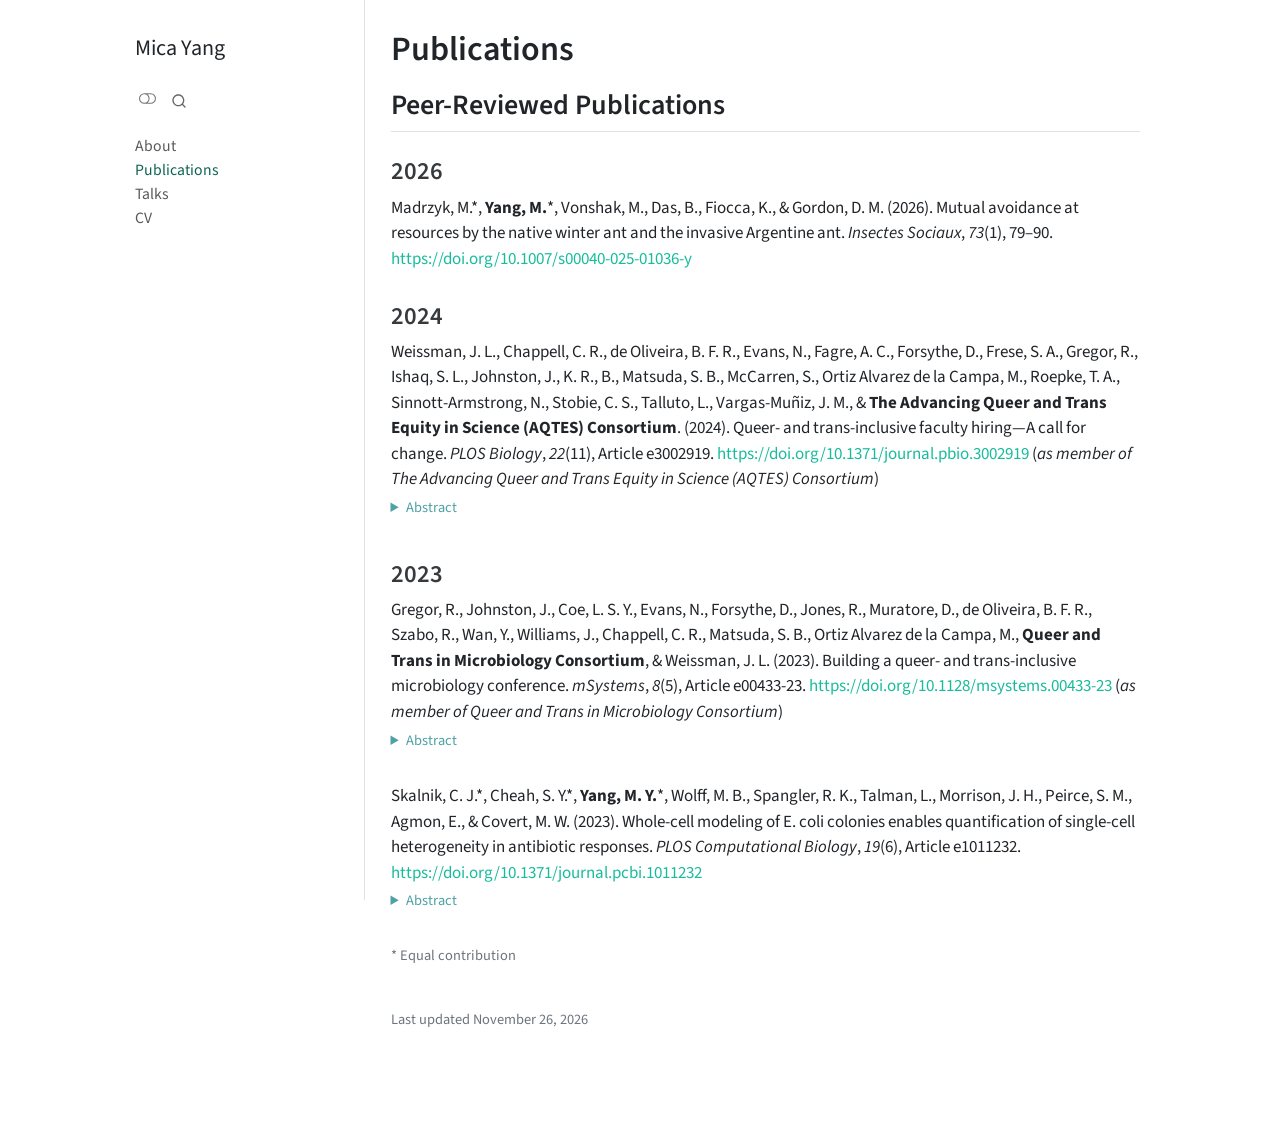
<file: publications.html>
<!DOCTYPE html>
<html xmlns="http://www.w3.org/1999/xhtml" lang="en" xml:lang="en"><head>

<meta charset="utf-8">
<meta name="generator" content="quarto-1.11.9">

<meta name="viewport" content="width=device-width, initial-scale=1.0, user-scalable=yes">


<title>Publications – Mica Yang</title>
<style>
/* Default styles provided by pandoc.
** See https://pandoc.org/MANUAL.html#variables-for-html for config info.
*/
span.smallcaps{font-variant: small-caps;}
div.columns{display: flex; gap: 1.5em;}
div.column{flex: auto;}
@media screen {
div.columns{gap: min(4vw, 1.5em);}
div.column{overflow-x: auto;}
}
div.hanging-indent{margin-left: 1.5em; text-indent: -1.5em;}
ul.task-list{list-style: none;}
ul.task-list li input[type="checkbox"] {
  width: 0.8em;
  margin: 0 0.8em 0.2em -1em; /* quarto-specific, see https://github.com/quarto-dev/quarto-cli/issues/4556 */ 
  vertical-align: middle;
}
</style>


<script src="site_libs/quarto-nav/quarto-nav.js"></script>
<script src="site_libs/quarto-nav/headroom.min.js"></script>
<script src="site_libs/clipboard/clipboard.min.js"></script>
<script src="site_libs/quarto-search/autocomplete.umd.js"></script>
<script src="site_libs/quarto-search/fuse.min.js"></script>
<script src="site_libs/quarto-search/quarto-search.js"></script>
<meta name="quarto:offset" content="./">
<link href="./images/favicon.svg" rel="icon" type="image/svg+xml">
<script src="site_libs/quarto-html/quarto.js" type="module"></script>
<script src="site_libs/quarto-html/tabsets/tabsets.js" type="module"></script>
<script src="site_libs/quarto-html/scrollable-regions/scrollable-regions.js" type="module"></script>
<script src="site_libs/quarto-html/popper.min.js"></script>
<script src="site_libs/quarto-html/tippy.umd.min.js"></script>
<script src="site_libs/quarto-html/anchor.min.js"></script>
<link href="site_libs/quarto-html/tippy.css" rel="stylesheet">
<link href="site_libs/quarto-html/quarto-syntax-highlighting-63b5708e65d6cd79cd7618c58d0c21e7.css" rel="stylesheet" class="quarto-color-scheme" id="quarto-text-highlighting-styles">
<link href="site_libs/quarto-html/quarto-syntax-highlighting-dark-447e42e69aaa9833c0ba1b986f430b20.css" rel="stylesheet" class="quarto-color-scheme quarto-color-alternate" id="quarto-text-highlighting-styles">
<link href="site_libs/quarto-html/quarto-syntax-highlighting-63b5708e65d6cd79cd7618c58d0c21e7.css" rel="stylesheet" class="quarto-color-scheme-extra" id="quarto-text-highlighting-styles">
<script src="site_libs/bootstrap/bootstrap.min.js"></script>
<link href="site_libs/bootstrap/bootstrap-icons.css" rel="stylesheet">
<link href="site_libs/bootstrap/bootstrap-38209523f56c852b9f87616555c4ddf9.min.css" rel="stylesheet" append-hash="true" class="quarto-color-scheme" id="quarto-bootstrap" data-mode="light">
<link href="site_libs/bootstrap/bootstrap-dark-71dc92d54cd4f381b1542799e0909c16.min.css" rel="stylesheet" append-hash="true" class="quarto-color-scheme quarto-color-alternate" id="quarto-bootstrap" data-mode="dark">
<link href="site_libs/bootstrap/bootstrap-38209523f56c852b9f87616555c4ddf9.min.css" rel="stylesheet" append-hash="true" class="quarto-color-scheme-extra" id="quarto-bootstrap" data-mode="light">
<script id="quarto-search-options" type="application/json">{
  "location": "sidebar",
  "copy-button": false,
  "collapse-after": 3,
  "panel-placement": "start",
  "type": "overlay",
  "limit": 50,
  "keyboard-shortcut": [
    "f",
    "/",
    "s"
  ],
  "language": {
    "search-no-results-text": "No results",
    "search-matching-documents-text": "matching documents",
    "search-copy-link-title": "Copy link to search",
    "search-hide-matches-text": "Hide additional matches",
    "search-more-match-text": "more match in this document",
    "search-more-matches-text": "more matches in this document",
    "search-clear-button-title": "Clear",
    "search-text-placeholder": "",
    "search-detached-cancel-button-title": "Cancel",
    "search-submit-button-title": "Submit",
    "search-label": "Search"
  }
}</script>
<style>html{ scroll-behavior: smooth; }</style>
<!--
  Site navigation, part 3 (with _quarto.yml and custom.scss). When a navbar is
  defined, Quarto puts the site title and dark-mode toggle only in the navbar,
  and search (location: sidebar) only in the sidebar. custom.scss hides one of
  the two menus at each width, so copy what the visible one is missing:
    - into the sidebar (wide screens): the site title, and the dark-mode toggle
      in a row under it, before the search (moved up from below the page list,
      where Quarto's CSS puts it when there's a navbar);
    - into the navbar (narrow screens): a search button, after the toggle.
  Quarto's toggle script updates every .quarto-color-scheme-toggle, so the copy
  stays in sync. This runs before Quarto's own DOMContentLoaded handler, which
  sets the toggles' initial state.
-->
<script>
window.document.addEventListener("DOMContentLoaded", function () {
  const sidebar = document.getElementById("quarto-sidebar");
  const brand = document.querySelector("#quarto-header .navbar-brand");
  const toggle = document.querySelector("#quarto-header .quarto-color-scheme-toggle");
  if (sidebar && brand && !sidebar.querySelector(".sidebar-header")) {
    const header = document.createElement("div");
    header.className = "pt-lg-2 mt-2 text-left sidebar-header";
    const title = document.createElement("div");
    title.className = "sidebar-title mb-0 py-0";
    const link = document.createElement("a");
    link.href = brand.getAttribute("href");
    link.textContent = brand.textContent.trim();
    title.appendChild(link);
    header.appendChild(title);
    sidebar.prepend(header);

    // A row under the title: the dark-mode toggle, then search (the same order
    // as in the navbar). Quarto puts
    // search in a .sidebar-tools-main, which its CSS orders below the page
    // list, so move it here.
    const row = document.createElement("div");
    row.className = "mt-2 flex-shrink-0 d-flex align-items-center gap-1";
    const search = document.getElementById("quarto-search");
    const oldTools = search && search.closest(".sidebar-tools-main");
    if (search && oldTools && oldTools.parentElement === sidebar) {
      const box = document.createElement("div");
      box.className = "sidebar-search flex-grow-1";
      search.className = "";
      box.appendChild(search);
      row.appendChild(box);
      if (oldTools.children.length === 0) oldTools.remove();
    }
    if (toggle) row.prepend(toggle.cloneNode(true));
    if (row.children.length) header.after(row);
  }

  // A search link after the toggle, styled like the navbar's other tools.
  const navTools = document.querySelector("#quarto-header .quarto-navbar-tools");
  if (navTools && document.getElementById("quarto-search")) {
    const link = document.createElement("a");
    link.href = "";
    link.className = "quarto-navigation-tool px-1";
    link.setAttribute("role", "button");
    link.setAttribute("title", "Search");
    link.setAttribute("aria-label", "Search");
    link.innerHTML = '<i class="bi bi-search"></i>';
    link.addEventListener("click", function (e) {
      e.preventDefault();
      if (window.quartoOpenSearch) window.quartoOpenSearch();
    });
    navTools.append(link);
  }
});
</script>


<meta property="og:title" content="Publications – Mica Yang">
<meta property="og:site_name" content="Mica Yang">
</head>

<body class="nav-sidebar floating nav-fixed fullcontent quarto-light"><a id="quarto-skip-link" class="visually-hidden-focusable" href="#quarto-document-content">Skip to main content</a><script id="quarto-html-before-body" type="application/javascript">
    const toggleBodyColorMode = (bsSheetEl) => {
      const mode = bsSheetEl.getAttribute("data-mode");
      const bodyEl = window.document.querySelector("body");
      if (mode === "dark") {
        bodyEl.classList.add("quarto-dark");
        bodyEl.classList.remove("quarto-light");
      } else {
        bodyEl.classList.add("quarto-light");
        bodyEl.classList.remove("quarto-dark");
      }
    }
    const toggleBodyColorPrimary = () => {
      const bsSheetEl = window.document.querySelector("link#quarto-bootstrap:not([rel=disabled-stylesheet])");
      if (bsSheetEl) {
        toggleBodyColorMode(bsSheetEl);
      }
    }
    const setColorSchemeToggle = (alternate) => {
      const toggles = window.document.querySelectorAll('.quarto-color-scheme-toggle');
      for (let i=0; i < toggles.length; i++) {
        const toggle = toggles[i];
        if (toggle) {
          toggle.setAttribute("aria-checked", alternate ? "true" : "false");
          if (alternate) {
            toggle.classList.add("alternate");
          } else {
            toggle.classList.remove("alternate");
          }
        }
      }
    };
    const toggleColorMode = (alternate) => {
      // Switch the stylesheets
      const primaryStylesheets = window.document.querySelectorAll('link.quarto-color-scheme:not(.quarto-color-alternate)');
      const alternateStylesheets = window.document.querySelectorAll('link.quarto-color-scheme.quarto-color-alternate');
      manageTransitions('#quarto-margin-sidebar .nav-link', false);
      if (alternate) {
        // note: dark is layered on light, we don't disable primary!
        enableStylesheet(alternateStylesheets);
        for (const sheetNode of alternateStylesheets) {
          if (sheetNode.id === "quarto-bootstrap") {
            toggleBodyColorMode(sheetNode);
          }
        }
      } else {
        disableStylesheet(alternateStylesheets);
        enableStylesheet(primaryStylesheets)
        toggleBodyColorPrimary();
      }
      manageTransitions('#quarto-margin-sidebar .nav-link', true);
      // Switch the toggles
      setColorSchemeToggle(alternate)
    }
    // Hack to workaround the fact that safari doesn't
    // properly recolor the scrollbar when toggling (#1455).
    // Not run on load: stylesheets are set before first paint there, and
    // scrolling would undo the scroll to a URL fragment (#14973).
    // The one pixel nudge keeps the reader where they were.
    const refreshSafariScrollbar = () => {
      if (navigator.userAgent.indexOf('Safari') > 0 && navigator.userAgent.indexOf('Chrome') == -1) {
        manageTransitions("body", false);
        const scrollY = window.scrollY;
        window.scrollTo(0, scrollY > 0 ? scrollY - 1 : 1);
        setTimeout(() => {
          window.scrollTo(0, scrollY);
          manageTransitions("body", true);
        }, 40);
      }
    }
    const disableStylesheet = (stylesheets) => {
      for (let i=0; i < stylesheets.length; i++) {
        const stylesheet = stylesheets[i];
        stylesheet.rel = 'disabled-stylesheet';
      }
    }
    const enableStylesheet = (stylesheets) => {
      for (let i=0; i < stylesheets.length; i++) {
        const stylesheet = stylesheets[i];
        if(stylesheet.rel !== 'stylesheet') { // for Chrome, which will still FOUC without this check
          stylesheet.rel = 'stylesheet';
        }
      }
    }
    const manageTransitions = (selector, allowTransitions) => {
      const els = window.document.querySelectorAll(selector);
      for (let i=0; i < els.length; i++) {
        const el = els[i];
        if (allowTransitions) {
          el.classList.remove('notransition');
        } else {
          el.classList.add('notransition');
        }
      }
    }
    const isFileUrl = () => {
      return window.location.protocol === 'file:';
    }
    const hasAlternateSentinel = () => {
      let styleSentinel = getColorSchemeSentinel();
      if (styleSentinel !== null) {
        return styleSentinel === "alternate";
      } else {
        return false;
      }
    }
    const setStyleSentinel = (alternate) => {
      const value = alternate ? "alternate" : "default";
      if (!isFileUrl()) {
        window.localStorage.setItem("quarto-color-scheme", value);
      } else {
        localAlternateSentinel = value;
      }
    }
    const getColorSchemeSentinel = () => {
      if (!isFileUrl()) {
        const storageValue = window.localStorage.getItem("quarto-color-scheme");
        return storageValue != null ? storageValue : localAlternateSentinel;
      } else {
        return localAlternateSentinel;
      }
    }
    const toggleGiscusIfUsed = (isAlternate, darkModeDefault) => {
      const baseTheme = document.querySelector('#giscus-base-theme')?.value ?? 'light';
      const alternateTheme = document.querySelector('#giscus-alt-theme')?.value ?? 'dark';
      let newTheme = '';
      if(authorPrefersDark) {
        newTheme = isAlternate ? baseTheme : alternateTheme;
      } else {
        newTheme = isAlternate ? alternateTheme : baseTheme;
      }
      const changeGiscusTheme = () => {
        // From: https://github.com/giscus/giscus/issues/336
        const sendMessage = (message) => {
          const iframe = document.querySelector('iframe.giscus-frame');
          if (!iframe) return;
          iframe.contentWindow.postMessage({ giscus: message }, 'https://giscus.app');
        }
        sendMessage({
          setConfig: {
            theme: newTheme
          }
        });
      }
      const isGiscussLoaded = window.document.querySelector('iframe.giscus-frame') !== null;
      if (isGiscussLoaded) {
        changeGiscusTheme();
      }
    };
    const authorPrefersDark = false;
    const queryPrefersDark = window.matchMedia('(prefers-color-scheme: dark)');
    const darkModeDefault = queryPrefersDark.matches;
      document.querySelector('link#quarto-text-highlighting-styles.quarto-color-scheme-extra').rel = 'disabled-stylesheet';
      document.querySelector('link#quarto-bootstrap.quarto-color-scheme-extra').rel = 'disabled-stylesheet';
    let localAlternateSentinel = darkModeDefault ? 'alternate' : 'default';
    // Dark / light mode switch
    window.quartoToggleColorScheme = () => {
      // Read the current dark / light value
      let toAlternate = !hasAlternateSentinel();
      toggleColorMode(toAlternate);
      refreshSafariScrollbar();
      setStyleSentinel(toAlternate);
      toggleGiscusIfUsed(toAlternate, darkModeDefault);
      window.dispatchEvent(new Event('resize'));
    };
    queryPrefersDark.addEventListener("change", e => {
      if(window.localStorage.getItem("quarto-color-scheme") !== null)
        return;
      const alternate = e.matches
      toggleColorMode(alternate);
      refreshSafariScrollbar();
      localAlternateSentinel = e.matches ? 'alternate' : 'default'; // this is used alongside local storage!
      toggleGiscusIfUsed(alternate, darkModeDefault);
    });
    // Switch to dark mode if need be
    if (hasAlternateSentinel()) {
      toggleColorMode(true);
    } else {
      toggleColorMode(false);
    }
  </script>

<div id="quarto-search-results"></div>
  <header id="quarto-header" class="headroom fixed-top">
    <nav class="navbar navbar-expand-lg " data-bs-theme="dark" aria-label="Site">
      <div class="navbar-container container-fluid">
      <div class="navbar-brand-container mx-auto">
    <a class="navbar-brand" href="./index.html">
    <span class="navbar-title">Mica Yang</span>
    </a>
  </div>
          <button class="navbar-toggler" type="button" data-bs-toggle="collapse" data-bs-target="#navbarCollapse" aria-controls="navbarCollapse" aria-expanded="false" aria-label="Toggle navigation" onclick="if (window.quartoToggleHeadroom) { window.quartoToggleHeadroom(); }">
  <span class="navbar-toggler-icon"></span>
</button>
          <div class="collapse navbar-collapse" id="navbarCollapse">
            <ul class="navbar-nav navbar-nav-scroll me-auto">
  <li class="nav-item">
    <a class="nav-link active" href="./index.html" aria-current="page"> 
<span class="menu-text">About</span></a>
  </li>  
  <li class="nav-item">
    <a class="nav-link" href="./publications.html"> 
<span class="menu-text">Publications</span></a>
  </li>  
  <li class="nav-item">
    <a class="nav-link" href="./talks.html"> 
<span class="menu-text">Talks</span></a>
  </li>  
  <li class="nav-item">
    <a class="nav-link" href="./cv.html"> 
<span class="menu-text">CV</span></a>
  </li>  
</ul>
          </div> <!-- /navcollapse -->
            <div class="quarto-navbar-tools">
  <button type="button" role="switch" aria-checked="false" class="quarto-color-scheme-toggle quarto-navigation-tool  px-1" onclick="window.quartoToggleColorScheme(); return false;" title="Toggle dark mode" aria-label="Toggle dark mode"><i class="bi"></i></button>
</div>
      </div> <!-- /container-fluid -->
    </nav>
  <nav class="quarto-secondary-nav" aria-label="Toolbar">
    <div class="container-fluid d-flex">
      <button type="button" class="quarto-btn-toggle btn" data-bs-toggle="collapse" role="button" data-bs-target=".quarto-sidebar-collapse-item" aria-controls="quarto-sidebar" aria-expanded="false" aria-label="Toggle sidebar navigation" onclick="if (window.quartoToggleHeadroom) { window.quartoToggleHeadroom(); }">
        <i class="bi bi-layout-text-sidebar-reverse"></i>
      </button>
        <a class="flex-grow-1 no-decor" data-bs-toggle="collapse" data-bs-target=".quarto-sidebar-collapse-item" onclick="if (window.quartoToggleHeadroom) { window.quartoToggleHeadroom(); }">      
          <h1 class="quarto-secondary-nav-title">Publications</h1>
        </a>     
      <button type="button" class="btn quarto-search-button" aria-label="Search" onclick="window.quartoOpenSearch();">
        <i class="bi bi-search"></i>
      </button>
    </div>
  </nav>
</header>
<!-- content -->
<div id="quarto-content" class="quarto-container page-columns page-rows-contents page-layout-article page-navbar">
<!-- sidebar -->
  <nav id="quarto-sidebar" class="sidebar collapse collapse-horizontal quarto-sidebar-collapse-item sidebar-navigation floating overflow-auto" aria-label="Section">
        <div class="sidebar-tools-main">
    <div id="quarto-search" class="quarto-navigation-tool px-1" title="Search"></div>
</div>
    <div class="sidebar-menu-container"> 
    <ul class="list-unstyled mt-1">
        <li class="sidebar-item">
  <div class="sidebar-item-container"> 
  <a href="./index.html" class="sidebar-item-text sidebar-link">
 <span class="menu-text">About</span></a>
  </div>
</li>
        <li class="sidebar-item">
  <div class="sidebar-item-container"> 
  <a href="./publications.html" class="sidebar-item-text sidebar-link active">
 <span class="menu-text">Publications</span></a>
  </div>
</li>
        <li class="sidebar-item">
  <div class="sidebar-item-container"> 
  <a href="./talks.html" class="sidebar-item-text sidebar-link">
 <span class="menu-text">Talks</span></a>
  </div>
</li>
        <li class="sidebar-item">
  <div class="sidebar-item-container"> 
  <a href="./cv.html" class="sidebar-item-text sidebar-link">
 <span class="menu-text">CV</span></a>
  </div>
</li>
    </ul>
    </div>
</nav>
<div id="quarto-sidebar-glass" class="quarto-sidebar-collapse-item" data-bs-toggle="collapse" data-bs-target=".quarto-sidebar-collapse-item"></div>
<!-- margin-sidebar -->
    
<!-- main -->
<main class="content" id="quarto-document-content" tabindex="-1">


<header id="title-block-header" class="quarto-title-block default">
<div class="quarto-title">
<h1 class="title d-none d-lg-block">Publications</h1>
</div>



<div class="quarto-title-meta">

    
  
    
  </div>
  


</header>


<!-- Generated from the website profile's `publications` page (cv/profiles/website.yml). -->
<section id="peer-reviewed-publications" class="level2">
<h2 class="anchored" data-anchor-id="peer-reviewed-publications">Peer-Reviewed Publications</h2>
<section id="section" class="level3">
<h3 class="anchored" data-anchor-id="section">2026</h3>
<div class="cv-pub">
<div class="cv-body">
<p>Madrzyk, M.*, <strong>Yang, M.</strong>*, Vonshak, M., Das, B., Fiocca, K., &amp; Gordon, D. M. (2026). Mutual avoidance at resources by the native winter ant and the invasive Argentine ant. <em>Insectes Sociaux</em>, <em>73</em>(1), 79–90. <a href="https://doi.org/10.1007/s00040-025-01036-y" class="uri">https://doi.org/10.1007/s00040-025-01036-y</a></p>
</div>
</div>
</section>
<section id="section-1" class="level3">
<h3 class="anchored" data-anchor-id="section-1">2024</h3>
<div class="cv-pub">
<div class="cv-body">
<p>Weissman, J. L., Chappell, C. R., de Oliveira, B. F. R., Evans, N., Fagre, A. C., Forsythe, D., Frese, S. A., Gregor, R., Ishaq, S. L., Johnston, J., K. R., B., Matsuda, S. B., McCarren, S., Ortiz Alvarez de la Campa, M., Roepke, T. A., Sinnott-Armstrong, N., Stobie, C. S., Talluto, L., Vargas-Muñiz, J. M., &amp; <strong>The Advancing Queer and Trans Equity in Science (AQTES) Consortium</strong>. (2024). Queer- and trans-inclusive faculty hiring—A call for change. <em>PLOS Biology</em>, <em>22</em>(11), Article e3002919. <a href="https://doi.org/10.1371/journal.pbio.3002919" class="uri">https://doi.org/10.1371/journal.pbio.3002919</a> (<em>as member of The Advancing Queer and Trans Equity in Science (AQTES) Consortium</em>)</p>
<details class="cv-detail cv-abstract"><summary>Abstract</summary>
<p>As queer and trans scientists, we face varied and systemic barriers to our professional success, resulting in our relative absence from faculty ranks at many institutions. In this Perspective, we call for a change in faculty hiring practices and present concrete guidance to make it a more inclusive process.</p>
</details>
</div>
</div>
</section>
<section id="section-2" class="level3">
<h3 class="anchored" data-anchor-id="section-2">2023</h3>
<div class="cv-pub">
<div class="cv-body">
<p>Gregor, R., Johnston, J., Coe, L. S. Y., Evans, N., Forsythe, D., Jones, R., Muratore, D., de Oliveira, B. F. R., Szabo, R., Wan, Y., Williams, J., Chappell, C. R., Matsuda, S. B., Ortiz Alvarez de la Campa, M., <strong>Queer and Trans in Microbiology Consortium</strong>, &amp; Weissman, J. L. (2023). Building a queer- and trans-inclusive microbiology conference. <em>mSystems</em>, <em>8</em>(5), Article e00433-23. <a href="https://doi.org/10.1128/msystems.00433-23" class="uri">https://doi.org/10.1128/msystems.00433-23</a> (<em>as member of Queer and Trans in Microbiology Consortium</em>)</p>
<details class="cv-detail cv-abstract"><summary>Abstract</summary>
<p>Microbiology conferences can be powerful places to build collaborations and exchange ideas, but for queer and transgender (trans) scientists, they can also become sources of alienation and isolation. Many conference organizers would like to create welcoming and inclusive events but feel ill-equipped to make this vision a reality, and a historical lack of representation of queer and trans folks in microbiology means we rarely occupy these key leadership roles ourselves. Looking more broadly, queer and trans scientists are systematically marginalized across scientific fields, leading to disparities in career outcomes, professional networks, and opportunities, as well as the loss of unique scientific perspectives at all levels. For queer and trans folks with multiple, intersecting, marginalized identities, these barriers often become even more severe. Here, we draw from our experiences as early-career microbiologists to provide concrete, practical advice to help conference organizers across research communities design inclusive, safe, and welcoming conferences, where queer and trans scientists can flourish.</p>
</details>
</div>
</div>
<div class="cv-pub">
<div class="cv-body">
<p>Skalnik, C. J.*, Cheah, S. Y.*, <strong>Yang, M. Y.</strong>*, Wolff, M. B., Spangler, R. K., Talman, L., Morrison, J. H., Peirce, S. M., Agmon, E., &amp; Covert, M. W. (2023). Whole-cell modeling of E. coli colonies enables quantification of single-cell heterogeneity in antibiotic responses. <em>PLOS Computational Biology</em>, <em>19</em>(6), Article e1011232. <a href="https://doi.org/10.1371/journal.pcbi.1011232" class="uri">https://doi.org/10.1371/journal.pcbi.1011232</a></p>
<details class="cv-detail cv-abstract"><summary>Abstract</summary>
<p>Antibiotic resistance poses mounting risks to human health, as current antibiotics are losing efficacy against increasingly resistant pathogenic bacteria. Of particular concern is the emergence of multidrug-resistant strains, which has been rapid among Gram-negative bacteria such as <em>Escherichia coli</em>. A large body of work has established that antibiotic resistance mechanisms depend on phenotypic heterogeneity, which may be mediated by stochastic expression of antibiotic resistance genes. The link between such molecular-level expression and the population levels that result is complex and multi-scale. Therefore, to better understand antibiotic resistance, what is needed are new mechanistic models that reflect single-cell phenotypic dynamics together with population-level heterogeneity, as an integrated whole. In this work, we sought to bridge single-cell and population-scale modeling by building upon our previous experience in “whole-cell” modeling, an approach which integrates mathematical and mechanistic descriptions of biological processes to recapitulate the experimentally observed behaviors of entire cells. To extend whole-cell modeling to the “whole-colony” scale, we embedded multiple instances of a whole-cell <em>E. coli</em> model within a model of a dynamic spatial environment, allowing us to run large, parallelized simulations on the cloud that contained all the molecular detail of the previous whole-cell model and many interactive effects of a colony growing in a shared environment. The resulting simulations were used to explore the response of <em>E. coli</em> to two antibiotics with different mechanisms of action, tetracycline and ampicillin, enabling us to identify sub-generationally-expressed genes, such as the beta-lactamase ampC, which contributed greatly to dramatic cellular differences in steady-state periplasmic ampicillin and was a significant factor in determining cell survival.</p>
</details>
</div>
</div>
<div class="cv-note">
<p>* Equal contribution</p>
</div>
<div class="cv-footer">
<p>Last updated November 26, 2026</p>
</div>


</section>
</section>

</main> <!-- /main -->
<script id="quarto-html-after-body" type="application/javascript">
  window.document.addEventListener("DOMContentLoaded", function (event) {
    // Ensure there is a toggle, if there isn't float one in the top right
    if (window.document.querySelector('.quarto-color-scheme-toggle') === null) {
      const toggle = window.document.createElement('button');
      toggle.type = "button";
      toggle.setAttribute("role", "switch");
      toggle.setAttribute("aria-checked", "false");
      toggle.classList.add('top-right');
      toggle.classList.add('quarto-color-scheme-toggle');
      toggle.setAttribute("aria-label", "Toggle dark mode");
      toggle.onclick = function() { try { window.quartoToggleColorScheme(); } catch {} return false; };
      const i = window.document.createElement("i");
      i.classList.add('bi');
      toggle.appendChild(i);
      // Put the toggle in a landmark of its own, so that landmark navigation
      // can reach it.
      //
      // The container is always a fresh direct child of body, and the toggle is
      // never moved into page furniture that the theme or the author controls.
      // The toggle is positioned against the page, so any ancestor that
      // establishes a containing block captures it: a positioned element or a
      // grid for position: absolute, and transform, filter, will-change or
      // contain for position: fixed. A direct child of body has none of these
      // to inherit, and the shift when one appears is silent and visual.
      //
      // ARIA says a document should have at most one banner, and axe reports a
      // duplicate whether or not the banners carry distinct labels. So use a
      // header when the page has no banner yet, and a named region otherwise.
      //
      // A header is a banner wherever it sits, unless it is inside sectioning
      // content, so this cannot just look at the children of body: a custom
      // page layout wraps the title block header in a plain div. An explicit
      // role="banner" always counts.
      const sectioning = 'article, aside, main, nav, section, [role="article"], [role="complementary"], [role="main"], [role="navigation"], [role="region"]';
      const hasBanner = Array.from(
        window.document.querySelectorAll('header:not([role]), [role="banner"]')
      ).some(function(el) {
        return el.hasAttribute("role") || el.closest(sectioning) === null;
      });
      const container = window.document.createElement(hasBanner ? "div" : "header");
      if (hasBanner) {
        container.setAttribute("role", "region");
        container.setAttribute("aria-label", "Toggle dark mode");
      }
      container.classList.add('quarto-color-scheme-toggle-container');
      container.appendChild(toggle);
      window.document.body.appendChild(container);
    }
    setColorSchemeToggle(hasAlternateSentinel())
    const icon = "";
    const anchorJS = new window.AnchorJS();
    anchorJS.options = {
      placement: 'right',
      icon: icon
    };
    anchorJS.add('.anchored');
    const isCodeAnnotation = (el) => {
      for (const clz of el.classList) {
        if (clz.startsWith('code-annotation-')) {                     
          return true;
        }
      }
      return false;
    }
    const onCopySuccess = function(e) {
      // button target
      const button = e.trigger;
      // don't keep focus
      button.blur();
      // flash "checked"
      button.classList.add('code-copy-button-checked');
      var currentTitle = button.getAttribute("title");
      button.setAttribute("title", "Copied!");
      let tooltip;
      if (window.bootstrap) {
        button.setAttribute("data-bs-toggle", "tooltip");
        button.setAttribute("data-bs-placement", "left");
        button.setAttribute("data-bs-title", "Copied!");
        tooltip = new bootstrap.Tooltip(button, 
          { trigger: "manual", 
            customClass: "code-copy-button-tooltip",
            offset: [0, -8]});
        tooltip.show();    
      }
      setTimeout(function() {
        if (tooltip) {
          tooltip.hide();
          button.removeAttribute("data-bs-title");
          button.removeAttribute("data-bs-toggle");
          button.removeAttribute("data-bs-placement");
        }
        button.setAttribute("title", currentTitle);
        button.classList.remove('code-copy-button-checked');
      }, 1000);
      // clear code selection
      e.clearSelection();
    }
    const getTextToCopy = function(trigger) {
      const outerScaffold = trigger.parentElement.cloneNode(true);
      const codeEl = outerScaffold.querySelector('code');
      for (const childEl of codeEl.children) {
        if (isCodeAnnotation(childEl)) {
          childEl.remove();
        }
      }
      return codeEl.innerText;
    }
    const clipboard = new window.ClipboardJS('.code-copy-button:not([data-in-quarto-modal])', {
      text: getTextToCopy
    });
    clipboard.on('success', onCopySuccess);
    if (window.document.getElementById('quarto-embedded-source-code-modal')) {
      const clipboardModal = new window.ClipboardJS('.code-copy-button[data-in-quarto-modal]', {
        text: getTextToCopy,
        container: window.document.getElementById('quarto-embedded-source-code-modal')
      });
      clipboardModal.on('success', onCopySuccess);
    }
      var localhostRegex = new RegExp(/^(?:http|https):\/\/localhost\:?[0-9]*\//);
      var mailtoRegex = new RegExp(/^mailto:/);
        var filterRegex = new RegExp("https:\/\/robotato\.github\.io");
      var isInternal = (href) => {
          return filterRegex.test(href) || localhostRegex.test(href) || mailtoRegex.test(href);
      }
      // Inspect non-navigation links and adorn them if external
      window.quartoDecorateExternalLinks = function (root) {
     var links = (root || window.document).querySelectorAll('a[href]:not(.nav-link):not(.navbar-brand):not(.toc-action):not(.sidebar-link):not(.sidebar-item-toggle):not(.pagination-link):not(.no-external):not([aria-hidden]):not(.dropdown-item):not(.quarto-navigation-tool):not(.about-link)');
      for (var i=0; i<links.length; i++) {
        const link = links[i];
        if (!isInternal(link.href)) {
          // undo the damage that might have been done by quarto-nav.js in the case of
          // links that we want to consider external
          if (link.dataset.originalHref !== undefined) {
            link.href = link.dataset.originalHref;
          }
          if (!link.classList.contains('no-external-icon')) {
          }
        }
      }
      };
      window.quartoDecorateExternalLinks(window.document);
    // Esc closes the popup (WCAG 1.4.13) and focus leaving both trigger and
    // popup closes it (WCAG 2.4.11); tippy handles neither for interactive popups.
    const hideOnEscAndFocusOut = {
      name: 'hideOnEscAndFocusOut',
      defaultValue: true,
      fn(instance) {
        const dismiss = () => {
          // A show scheduled by the trigger delay would otherwise reopen it
          instance.clearDelayTimeouts();
          instance.hide();
        };
        const onKeyDown = (event) => {
          if (event.key !== 'Escape') {
            return;
          }
          // Keep Esc from also reaching page handlers (e.g. reveal.js overview),
          // except an open reveal.js slide menu, which Esc should close too.
          // The menu handles keys only when its keyboard option is on.
          const menuHandlesEsc = window.Reveal?.getPlugin?.('menu')?.isOpen() &&
            window.Reveal.getConfig().menu?.keyboard !== false;
          if (!menuHandlesEsc) {
            event.stopPropagation();
          }
          if (instance.popper.contains(window.document.activeElement)) {
            // Disabled while refocusing so the focus trigger does not reopen it
            instance.disable();
            instance.reference.focus();
            instance.enable();
          }
          dismiss();
        };
        const onFocusOut = (event) => {
          const target = event.relatedTarget;
          if (target && !instance.reference.contains(target) &&
              !instance.popper.contains(target)) {
            dismiss();
          }
        };
        // On the trigger too: a click trigger (code-annotations: select) has no
        // blur handling. Attached for the instance's lifetime so leaving the
        // trigger also cancels a show still pending on the trigger delay.
        instance.reference.addEventListener('focusout', onFocusOut);
        return {
          onShow() {
            window.document.addEventListener('keydown', onKeyDown, true);
            instance.popper.addEventListener('focusout', onFocusOut);
          },
          onHide() {
            window.document.removeEventListener('keydown', onKeyDown, true);
            instance.popper.removeEventListener('focusout', onFocusOut);
          },
          onDestroy() {
            instance.reference.removeEventListener('focusout', onFocusOut);
          },
        };
      },
    };
    function tippyHover(el, contentFn, onTriggerFn, onUntriggerFn) {
      const config = {
        allowHTML: true,
        maxWidth: 500,
        delay: 100,
        arrow: false,
        appendTo: function(el) {
            return el.parentElement;
        },
        interactive: true,
        interactiveBorder: 10,
        theme: 'quarto',
        placement: 'bottom-start',
        plugins: [hideOnEscAndFocusOut],
      };
      if (contentFn) {
        config.content = contentFn;
      }
      if (onTriggerFn) {
        config.onTrigger = onTriggerFn;
      }
      if (onUntriggerFn) {
        config.onUntrigger = onUntriggerFn;
      }
      window.tippy(el, config); 
    }
    const noterefs = window.document.querySelectorAll('a[role="doc-noteref"]');
    for (var i=0; i<noterefs.length; i++) {
      const ref = noterefs[i];
      tippyHover(ref, function() {
        // use id or data attribute instead here
        let href = ref.getAttribute('data-footnote-href') || ref.getAttribute('href');
        try { href = new URL(href).hash; } catch {}
        const id = href.replace(/^#\/?/, "");
        const note = window.document.getElementById(id);
        if (note) {
          return note.innerHTML;
        } else {
          return "";
        }
      });
    }
    const xrefs = window.document.querySelectorAll('a.quarto-xref');
    const processXRef = (id, note) => {
      // Strip column container classes
      const stripColumnClz = (el) => {
        el.classList.remove("page-full", "page-columns");
        if (el.children) {
          for (const child of el.children) {
            stripColumnClz(child);
          }
        }
      }
      stripColumnClz(note)
      if (id === null || id.startsWith('sec-')) {
        // Special case sections, only their first couple elements
        const container = document.createElement("div");
        if (note.children && note.children.length > 2) {
          container.appendChild(note.children[0].cloneNode(true));
          for (let i = 1; i < note.children.length; i++) {
            const child = note.children[i];
            if (child.tagName === "P" && child.innerText === "") {
              continue;
            } else {
              container.appendChild(child.cloneNode(true));
              break;
            }
          }
          if (window.Quarto?.typesetMath) {
            window.Quarto.typesetMath(container);
          }
          return container.innerHTML
        } else {
          if (window.Quarto?.typesetMath) {
            window.Quarto.typesetMath(note);
          }
          return note.innerHTML;
        }
      } else {
        // Remove any anchor links if they are present
        const anchorLink = note.querySelector('a.anchorjs-link');
        if (anchorLink) {
          anchorLink.remove();
        }
        if (window.Quarto?.typesetMath) {
          window.Quarto.typesetMath(note);
        }
        if (note.classList.contains("callout")) {
          return note.outerHTML;
        } else {
          return note.innerHTML;
        }
      }
    }
    for (var i=0; i<xrefs.length; i++) {
      const xref = xrefs[i];
      tippyHover(xref, undefined, function(instance) {
        instance.disable();
        let url = xref.getAttribute('href');
        let hash = undefined; 
        if (url.startsWith('#')) {
          hash = url;
        } else {
          try { hash = new URL(url).hash; } catch {}
        }
        if (hash) {
          const id = hash.replace(/^#\/?/, "");
          const note = window.document.getElementById(id);
          if (note !== null) {
            try {
              const html = processXRef(id, note.cloneNode(true));
              instance.setContent(html);
            } finally {
              instance.enable();
              instance.show();
            }
          } else {
            // See if we can fetch this
            fetch(url.split('#')[0])
            .then(res => res.text())
            .then(html => {
              const parser = new DOMParser();
              const htmlDoc = parser.parseFromString(html, "text/html");
              const note = htmlDoc.getElementById(id);
              if (note !== null) {
                const html = processXRef(id, note);
                instance.setContent(html);
              } 
            }).finally(() => {
              instance.enable();
              instance.show();
            });
          }
        } else {
          // See if we can fetch a full url (with no hash to target)
          // This is a special case and we should probably do some content thinning / targeting
          fetch(url)
          .then(res => res.text())
          .then(html => {
            const parser = new DOMParser();
            const htmlDoc = parser.parseFromString(html, "text/html");
            const note = htmlDoc.querySelector('main.content');
            if (note !== null) {
              // This should only happen for chapter cross references
              // (since there is no id in the URL)
              // remove the first header
              if (note.children.length > 0 && note.children[0].tagName === "HEADER") {
                note.children[0].remove();
              }
              const html = processXRef(null, note);
              instance.setContent(html);
            } 
          }).finally(() => {
            instance.enable();
            instance.show();
          });
        }
      }, function(instance) {
      });
    }
        let selectedAnnoteEl;
        const selectorForAnnotation = ( cell, annotation) => {
          let cellAttr = 'data-code-cell="' + cell + '"';
          let lineAttr = 'data-code-annotation="' +  annotation + '"';
          const selector = 'span[' + cellAttr + '][' + lineAttr + ']';
          return selector;
        }
        const selectCodeLines = (annoteEl) => {
          const doc = window.document;
          const targetCell = annoteEl.getAttribute("data-target-cell");
          const targetAnnotation = annoteEl.getAttribute("data-target-annotation");
          const annoteSpan = window.document.querySelector(selectorForAnnotation(targetCell, targetAnnotation));
          const lines = annoteSpan.getAttribute("data-code-lines").split(",");
          const lineIds = lines.map((line) => {
            return targetCell + "-" + line;
          })
          // Each band is positioned against its own containing block, which is
          // not the offsetParent of the lines, so place it from client rects.
          const placeBand = (band, firstEl, lastEl, codeBlock) => {
            const container = band.offsetParent;
            if (container === null) {
              return;
            }
            const containerRect = container.getBoundingClientRect();
            // Reveal.js scales slides with a transform, so convert client
            // pixels back to the CSS pixels of the container.
            const scale = containerRect.height / container.offsetHeight || 1;
            const firstRect = firstEl.getBoundingClientRect();
            const lastRect = lastEl.getBoundingClientRect();
            const top = (firstRect.top - containerRect.top) / scale - container.clientTop + container.scrollTop;
            const height = (lastRect.bottom - firstRect.top) / scale;
            band.style.top = top - 2 + "px";
            band.style.height = height + 4 + "px";
            if (codeBlock) {
              // Without the copy button wrapper, the containing block is wider
              // than the code block, so span the code block explicitly.
              const blockRect = codeBlock.getBoundingClientRect();
              band.style.left = (blockRect.left - containerRect.left) / scale - container.clientLeft + container.scrollLeft + "px";
              band.style.width = blockRect.width / scale + "px";
            }
          };
          if (lineIds.length > 0) {
            const el = window.document.getElementById(lineIds[0]);
            const lastEl = window.document.getElementById(lineIds[lineIds.length - 1]);
            const parent = el.parentElement.parentElement;
            // cook up a div (if necessary) and position it
            let div = window.document.getElementById("code-annotation-line-highlight");
            if (div === null) {
              div = window.document.createElement("div");
              div.setAttribute("id", "code-annotation-line-highlight");
              div.style.position = 'absolute';
              parent.appendChild(div);
            }
            placeBand(div, el, lastEl, parent.closest("div.sourceCode") || parent);
            let gutterDiv = window.document.getElementById("code-annotation-line-highlight-gutter");
            if (gutterDiv === null) {
              gutterDiv = window.document.createElement("div");
              gutterDiv.setAttribute("id", "code-annotation-line-highlight-gutter");
              gutterDiv.style.position = 'absolute';
              const codeCell = window.document.getElementById(targetCell);
              const gutter = codeCell.querySelector('.code-annotation-gutter');
              gutter.appendChild(gutterDiv);
            }
            placeBand(gutterDiv, el, lastEl);
            selectedAnnoteEl = annoteEl;
          }
        };
        const unselectCodeLines = () => {
          const elementsIds = ["code-annotation-line-highlight", "code-annotation-line-highlight-gutter"];
          elementsIds.forEach((elId) => {
            const div = window.document.getElementById(elId);
            if (div) {
              div.remove();
            }
          });
          selectedAnnoteEl = undefined;
        };
          // Handle positioning of the toggle
      window.addEventListener(
        "resize",
        throttle(() => {
          elRect = undefined;
          if (selectedAnnoteEl) {
            selectCodeLines(selectedAnnoteEl);
          }
        }, 10)
      );
      function throttle(fn, ms) {
      let throttle = false;
      let timer;
        return (...args) => {
          if(!throttle) { // first call gets through
              fn.apply(this, args);
              throttle = true;
          } else { // all the others get throttled
              if(timer) clearTimeout(timer); // cancel #2
              timer = setTimeout(() => {
                fn.apply(this, args);
                timer = throttle = false;
              }, ms);
          }
        };
      }
        // Attach click handler to the DT
        const annoteDls = window.document.querySelectorAll('dt[data-target-cell]');
        for (const annoteDlNode of annoteDls) {
          annoteDlNode.addEventListener('click', (event) => {
            const clickedEl = event.target;
            if (clickedEl !== selectedAnnoteEl) {
              unselectCodeLines();
              const activeEl = window.document.querySelector('dt[data-target-cell].code-annotation-active');
              if (activeEl) {
                activeEl.classList.remove('code-annotation-active');
              }
              selectCodeLines(clickedEl);
              clickedEl.classList.add('code-annotation-active');
            } else {
              // Unselect the line
              unselectCodeLines();
              clickedEl.classList.remove('code-annotation-active');
            }
          });
        }
    const findCites = (el) => {
      const parentEl = el.parentElement;
      if (parentEl) {
        const cites = parentEl.dataset.cites;
        if (cites) {
          return {
            el,
            cites: cites.split(' ')
          };
        } else {
          return findCites(el.parentElement)
        }
      } else {
        return undefined;
      }
    };
    var bibliorefs = window.document.querySelectorAll('a[role="doc-biblioref"]');
    for (var i=0; i<bibliorefs.length; i++) {
      const ref = bibliorefs[i];
      const citeInfo = findCites(ref);
      if (citeInfo) {
        tippyHover(citeInfo.el, function() {
          var popup = window.document.createElement('div');
          citeInfo.cites.forEach(function(cite) {
            var citeDiv = window.document.createElement('div');
            citeDiv.classList.add('hanging-indent');
            citeDiv.classList.add('csl-entry');
            var biblioDiv = window.document.getElementById('ref-' + cite);
            if (biblioDiv) {
              citeDiv.innerHTML = biblioDiv.innerHTML;
            }
            popup.appendChild(citeDiv);
          });
          return popup.innerHTML;
        });
      }
    }
  });
  </script>
  <script type="application/javascript">
  window.quartoScrollableRegionsLabels = {"code":"Scrollable code","output":"Scrollable output"};
  </script>
</div> <!-- /content -->




<script src="site_libs/quarto-html/zenscroll-min.js"></script>
</body></html>
</file>
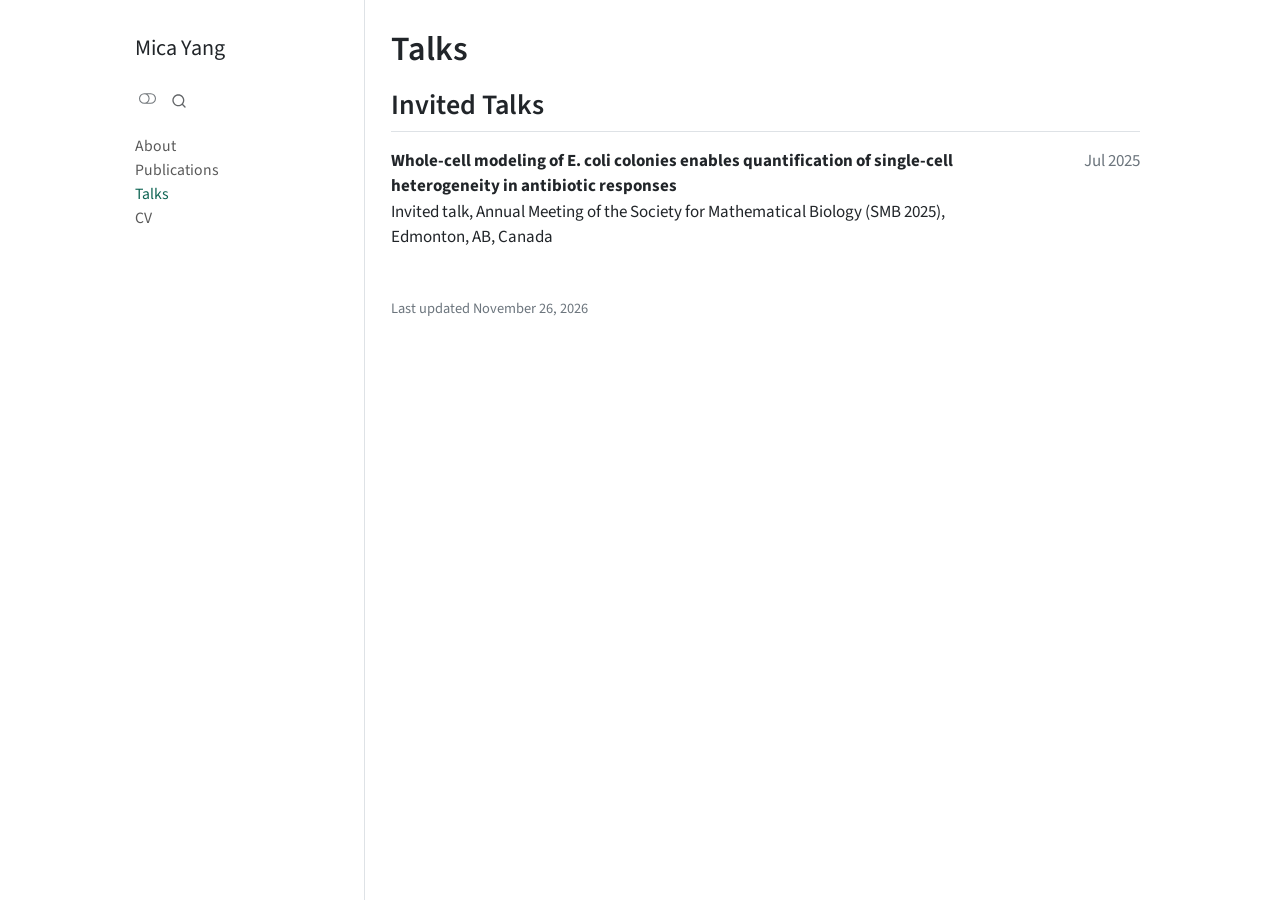
<file: talks.html>
<!DOCTYPE html>
<html xmlns="http://www.w3.org/1999/xhtml" lang="en" xml:lang="en"><head>

<meta charset="utf-8">
<meta name="generator" content="quarto-1.11.9">

<meta name="viewport" content="width=device-width, initial-scale=1.0, user-scalable=yes">


<title>Talks – Mica Yang</title>
<style>
/* Default styles provided by pandoc.
** See https://pandoc.org/MANUAL.html#variables-for-html for config info.
*/
span.smallcaps{font-variant: small-caps;}
div.columns{display: flex; gap: 1.5em;}
div.column{flex: auto;}
@media screen {
div.columns{gap: min(4vw, 1.5em);}
div.column{overflow-x: auto;}
}
div.hanging-indent{margin-left: 1.5em; text-indent: -1.5em;}
ul.task-list{list-style: none;}
ul.task-list li input[type="checkbox"] {
  width: 0.8em;
  margin: 0 0.8em 0.2em -1em; /* quarto-specific, see https://github.com/quarto-dev/quarto-cli/issues/4556 */ 
  vertical-align: middle;
}
</style>


<script src="site_libs/quarto-nav/quarto-nav.js"></script>
<script src="site_libs/quarto-nav/headroom.min.js"></script>
<script src="site_libs/clipboard/clipboard.min.js"></script>
<script src="site_libs/quarto-search/autocomplete.umd.js"></script>
<script src="site_libs/quarto-search/fuse.min.js"></script>
<script src="site_libs/quarto-search/quarto-search.js"></script>
<meta name="quarto:offset" content="./">
<link href="./images/favicon.svg" rel="icon" type="image/svg+xml">
<script src="site_libs/quarto-html/quarto.js" type="module"></script>
<script src="site_libs/quarto-html/tabsets/tabsets.js" type="module"></script>
<script src="site_libs/quarto-html/scrollable-regions/scrollable-regions.js" type="module"></script>
<script src="site_libs/quarto-html/popper.min.js"></script>
<script src="site_libs/quarto-html/tippy.umd.min.js"></script>
<script src="site_libs/quarto-html/anchor.min.js"></script>
<link href="site_libs/quarto-html/tippy.css" rel="stylesheet">
<link href="site_libs/quarto-html/quarto-syntax-highlighting-63b5708e65d6cd79cd7618c58d0c21e7.css" rel="stylesheet" class="quarto-color-scheme" id="quarto-text-highlighting-styles">
<link href="site_libs/quarto-html/quarto-syntax-highlighting-dark-447e42e69aaa9833c0ba1b986f430b20.css" rel="stylesheet" class="quarto-color-scheme quarto-color-alternate" id="quarto-text-highlighting-styles">
<link href="site_libs/quarto-html/quarto-syntax-highlighting-63b5708e65d6cd79cd7618c58d0c21e7.css" rel="stylesheet" class="quarto-color-scheme-extra" id="quarto-text-highlighting-styles">
<script src="site_libs/bootstrap/bootstrap.min.js"></script>
<link href="site_libs/bootstrap/bootstrap-icons.css" rel="stylesheet">
<link href="site_libs/bootstrap/bootstrap-38209523f56c852b9f87616555c4ddf9.min.css" rel="stylesheet" append-hash="true" class="quarto-color-scheme" id="quarto-bootstrap" data-mode="light">
<link href="site_libs/bootstrap/bootstrap-dark-71dc92d54cd4f381b1542799e0909c16.min.css" rel="stylesheet" append-hash="true" class="quarto-color-scheme quarto-color-alternate" id="quarto-bootstrap" data-mode="dark">
<link href="site_libs/bootstrap/bootstrap-38209523f56c852b9f87616555c4ddf9.min.css" rel="stylesheet" append-hash="true" class="quarto-color-scheme-extra" id="quarto-bootstrap" data-mode="light">
<script id="quarto-search-options" type="application/json">{
  "location": "sidebar",
  "copy-button": false,
  "collapse-after": 3,
  "panel-placement": "start",
  "type": "overlay",
  "limit": 50,
  "keyboard-shortcut": [
    "f",
    "/",
    "s"
  ],
  "language": {
    "search-no-results-text": "No results",
    "search-matching-documents-text": "matching documents",
    "search-copy-link-title": "Copy link to search",
    "search-hide-matches-text": "Hide additional matches",
    "search-more-match-text": "more match in this document",
    "search-more-matches-text": "more matches in this document",
    "search-clear-button-title": "Clear",
    "search-text-placeholder": "",
    "search-detached-cancel-button-title": "Cancel",
    "search-submit-button-title": "Submit",
    "search-label": "Search"
  }
}</script>
<style>html{ scroll-behavior: smooth; }</style>
<!--
  Site navigation, part 3 (with _quarto.yml and custom.scss). When a navbar is
  defined, Quarto puts the site title and dark-mode toggle only in the navbar,
  and search (location: sidebar) only in the sidebar. custom.scss hides one of
  the two menus at each width, so copy what the visible one is missing:
    - into the sidebar (wide screens): the site title, and the dark-mode toggle
      in a row under it, before the search (moved up from below the page list,
      where Quarto's CSS puts it when there's a navbar);
    - into the navbar (narrow screens): a search button, after the toggle.
  Quarto's toggle script updates every .quarto-color-scheme-toggle, so the copy
  stays in sync. This runs before Quarto's own DOMContentLoaded handler, which
  sets the toggles' initial state.
-->
<script>
window.document.addEventListener("DOMContentLoaded", function () {
  const sidebar = document.getElementById("quarto-sidebar");
  const brand = document.querySelector("#quarto-header .navbar-brand");
  const toggle = document.querySelector("#quarto-header .quarto-color-scheme-toggle");
  if (sidebar && brand && !sidebar.querySelector(".sidebar-header")) {
    const header = document.createElement("div");
    header.className = "pt-lg-2 mt-2 text-left sidebar-header";
    const title = document.createElement("div");
    title.className = "sidebar-title mb-0 py-0";
    const link = document.createElement("a");
    link.href = brand.getAttribute("href");
    link.textContent = brand.textContent.trim();
    title.appendChild(link);
    header.appendChild(title);
    sidebar.prepend(header);

    // A row under the title: the dark-mode toggle, then search (the same order
    // as in the navbar). Quarto puts
    // search in a .sidebar-tools-main, which its CSS orders below the page
    // list, so move it here.
    const row = document.createElement("div");
    row.className = "mt-2 flex-shrink-0 d-flex align-items-center gap-1";
    const search = document.getElementById("quarto-search");
    const oldTools = search && search.closest(".sidebar-tools-main");
    if (search && oldTools && oldTools.parentElement === sidebar) {
      const box = document.createElement("div");
      box.className = "sidebar-search flex-grow-1";
      search.className = "";
      box.appendChild(search);
      row.appendChild(box);
      if (oldTools.children.length === 0) oldTools.remove();
    }
    if (toggle) row.prepend(toggle.cloneNode(true));
    if (row.children.length) header.after(row);
  }

  // A search link after the toggle, styled like the navbar's other tools.
  const navTools = document.querySelector("#quarto-header .quarto-navbar-tools");
  if (navTools && document.getElementById("quarto-search")) {
    const link = document.createElement("a");
    link.href = "";
    link.className = "quarto-navigation-tool px-1";
    link.setAttribute("role", "button");
    link.setAttribute("title", "Search");
    link.setAttribute("aria-label", "Search");
    link.innerHTML = '<i class="bi bi-search"></i>';
    link.addEventListener("click", function (e) {
      e.preventDefault();
      if (window.quartoOpenSearch) window.quartoOpenSearch();
    });
    navTools.append(link);
  }
});
</script>


<meta property="og:title" content="Talks – Mica Yang">
<meta property="og:site_name" content="Mica Yang">
</head>

<body class="nav-sidebar floating nav-fixed fullcontent quarto-light"><a id="quarto-skip-link" class="visually-hidden-focusable" href="#quarto-document-content">Skip to main content</a><script id="quarto-html-before-body" type="application/javascript">
    const toggleBodyColorMode = (bsSheetEl) => {
      const mode = bsSheetEl.getAttribute("data-mode");
      const bodyEl = window.document.querySelector("body");
      if (mode === "dark") {
        bodyEl.classList.add("quarto-dark");
        bodyEl.classList.remove("quarto-light");
      } else {
        bodyEl.classList.add("quarto-light");
        bodyEl.classList.remove("quarto-dark");
      }
    }
    const toggleBodyColorPrimary = () => {
      const bsSheetEl = window.document.querySelector("link#quarto-bootstrap:not([rel=disabled-stylesheet])");
      if (bsSheetEl) {
        toggleBodyColorMode(bsSheetEl);
      }
    }
    const setColorSchemeToggle = (alternate) => {
      const toggles = window.document.querySelectorAll('.quarto-color-scheme-toggle');
      for (let i=0; i < toggles.length; i++) {
        const toggle = toggles[i];
        if (toggle) {
          toggle.setAttribute("aria-checked", alternate ? "true" : "false");
          if (alternate) {
            toggle.classList.add("alternate");
          } else {
            toggle.classList.remove("alternate");
          }
        }
      }
    };
    const toggleColorMode = (alternate) => {
      // Switch the stylesheets
      const primaryStylesheets = window.document.querySelectorAll('link.quarto-color-scheme:not(.quarto-color-alternate)');
      const alternateStylesheets = window.document.querySelectorAll('link.quarto-color-scheme.quarto-color-alternate');
      manageTransitions('#quarto-margin-sidebar .nav-link', false);
      if (alternate) {
        // note: dark is layered on light, we don't disable primary!
        enableStylesheet(alternateStylesheets);
        for (const sheetNode of alternateStylesheets) {
          if (sheetNode.id === "quarto-bootstrap") {
            toggleBodyColorMode(sheetNode);
          }
        }
      } else {
        disableStylesheet(alternateStylesheets);
        enableStylesheet(primaryStylesheets)
        toggleBodyColorPrimary();
      }
      manageTransitions('#quarto-margin-sidebar .nav-link', true);
      // Switch the toggles
      setColorSchemeToggle(alternate)
    }
    // Hack to workaround the fact that safari doesn't
    // properly recolor the scrollbar when toggling (#1455).
    // Not run on load: stylesheets are set before first paint there, and
    // scrolling would undo the scroll to a URL fragment (#14973).
    // The one pixel nudge keeps the reader where they were.
    const refreshSafariScrollbar = () => {
      if (navigator.userAgent.indexOf('Safari') > 0 && navigator.userAgent.indexOf('Chrome') == -1) {
        manageTransitions("body", false);
        const scrollY = window.scrollY;
        window.scrollTo(0, scrollY > 0 ? scrollY - 1 : 1);
        setTimeout(() => {
          window.scrollTo(0, scrollY);
          manageTransitions("body", true);
        }, 40);
      }
    }
    const disableStylesheet = (stylesheets) => {
      for (let i=0; i < stylesheets.length; i++) {
        const stylesheet = stylesheets[i];
        stylesheet.rel = 'disabled-stylesheet';
      }
    }
    const enableStylesheet = (stylesheets) => {
      for (let i=0; i < stylesheets.length; i++) {
        const stylesheet = stylesheets[i];
        if(stylesheet.rel !== 'stylesheet') { // for Chrome, which will still FOUC without this check
          stylesheet.rel = 'stylesheet';
        }
      }
    }
    const manageTransitions = (selector, allowTransitions) => {
      const els = window.document.querySelectorAll(selector);
      for (let i=0; i < els.length; i++) {
        const el = els[i];
        if (allowTransitions) {
          el.classList.remove('notransition');
        } else {
          el.classList.add('notransition');
        }
      }
    }
    const isFileUrl = () => {
      return window.location.protocol === 'file:';
    }
    const hasAlternateSentinel = () => {
      let styleSentinel = getColorSchemeSentinel();
      if (styleSentinel !== null) {
        return styleSentinel === "alternate";
      } else {
        return false;
      }
    }
    const setStyleSentinel = (alternate) => {
      const value = alternate ? "alternate" : "default";
      if (!isFileUrl()) {
        window.localStorage.setItem("quarto-color-scheme", value);
      } else {
        localAlternateSentinel = value;
      }
    }
    const getColorSchemeSentinel = () => {
      if (!isFileUrl()) {
        const storageValue = window.localStorage.getItem("quarto-color-scheme");
        return storageValue != null ? storageValue : localAlternateSentinel;
      } else {
        return localAlternateSentinel;
      }
    }
    const toggleGiscusIfUsed = (isAlternate, darkModeDefault) => {
      const baseTheme = document.querySelector('#giscus-base-theme')?.value ?? 'light';
      const alternateTheme = document.querySelector('#giscus-alt-theme')?.value ?? 'dark';
      let newTheme = '';
      if(authorPrefersDark) {
        newTheme = isAlternate ? baseTheme : alternateTheme;
      } else {
        newTheme = isAlternate ? alternateTheme : baseTheme;
      }
      const changeGiscusTheme = () => {
        // From: https://github.com/giscus/giscus/issues/336
        const sendMessage = (message) => {
          const iframe = document.querySelector('iframe.giscus-frame');
          if (!iframe) return;
          iframe.contentWindow.postMessage({ giscus: message }, 'https://giscus.app');
        }
        sendMessage({
          setConfig: {
            theme: newTheme
          }
        });
      }
      const isGiscussLoaded = window.document.querySelector('iframe.giscus-frame') !== null;
      if (isGiscussLoaded) {
        changeGiscusTheme();
      }
    };
    const authorPrefersDark = false;
    const queryPrefersDark = window.matchMedia('(prefers-color-scheme: dark)');
    const darkModeDefault = queryPrefersDark.matches;
      document.querySelector('link#quarto-text-highlighting-styles.quarto-color-scheme-extra').rel = 'disabled-stylesheet';
      document.querySelector('link#quarto-bootstrap.quarto-color-scheme-extra').rel = 'disabled-stylesheet';
    let localAlternateSentinel = darkModeDefault ? 'alternate' : 'default';
    // Dark / light mode switch
    window.quartoToggleColorScheme = () => {
      // Read the current dark / light value
      let toAlternate = !hasAlternateSentinel();
      toggleColorMode(toAlternate);
      refreshSafariScrollbar();
      setStyleSentinel(toAlternate);
      toggleGiscusIfUsed(toAlternate, darkModeDefault);
      window.dispatchEvent(new Event('resize'));
    };
    queryPrefersDark.addEventListener("change", e => {
      if(window.localStorage.getItem("quarto-color-scheme") !== null)
        return;
      const alternate = e.matches
      toggleColorMode(alternate);
      refreshSafariScrollbar();
      localAlternateSentinel = e.matches ? 'alternate' : 'default'; // this is used alongside local storage!
      toggleGiscusIfUsed(alternate, darkModeDefault);
    });
    // Switch to dark mode if need be
    if (hasAlternateSentinel()) {
      toggleColorMode(true);
    } else {
      toggleColorMode(false);
    }
  </script>

<div id="quarto-search-results"></div>
  <header id="quarto-header" class="headroom fixed-top">
    <nav class="navbar navbar-expand-lg " data-bs-theme="dark" aria-label="Site">
      <div class="navbar-container container-fluid">
      <div class="navbar-brand-container mx-auto">
    <a class="navbar-brand" href="./index.html">
    <span class="navbar-title">Mica Yang</span>
    </a>
  </div>
          <button class="navbar-toggler" type="button" data-bs-toggle="collapse" data-bs-target="#navbarCollapse" aria-controls="navbarCollapse" aria-expanded="false" aria-label="Toggle navigation" onclick="if (window.quartoToggleHeadroom) { window.quartoToggleHeadroom(); }">
  <span class="navbar-toggler-icon"></span>
</button>
          <div class="collapse navbar-collapse" id="navbarCollapse">
            <ul class="navbar-nav navbar-nav-scroll me-auto">
  <li class="nav-item">
    <a class="nav-link active" href="./index.html" aria-current="page"> 
<span class="menu-text">About</span></a>
  </li>  
  <li class="nav-item">
    <a class="nav-link" href="./publications.html"> 
<span class="menu-text">Publications</span></a>
  </li>  
  <li class="nav-item">
    <a class="nav-link" href="./talks.html"> 
<span class="menu-text">Talks</span></a>
  </li>  
  <li class="nav-item">
    <a class="nav-link" href="./cv.html"> 
<span class="menu-text">CV</span></a>
  </li>  
</ul>
          </div> <!-- /navcollapse -->
            <div class="quarto-navbar-tools">
  <button type="button" role="switch" aria-checked="false" class="quarto-color-scheme-toggle quarto-navigation-tool  px-1" onclick="window.quartoToggleColorScheme(); return false;" title="Toggle dark mode" aria-label="Toggle dark mode"><i class="bi"></i></button>
</div>
      </div> <!-- /container-fluid -->
    </nav>
  <nav class="quarto-secondary-nav" aria-label="Toolbar">
    <div class="container-fluid d-flex">
      <button type="button" class="quarto-btn-toggle btn" data-bs-toggle="collapse" role="button" data-bs-target=".quarto-sidebar-collapse-item" aria-controls="quarto-sidebar" aria-expanded="false" aria-label="Toggle sidebar navigation" onclick="if (window.quartoToggleHeadroom) { window.quartoToggleHeadroom(); }">
        <i class="bi bi-layout-text-sidebar-reverse"></i>
      </button>
        <a class="flex-grow-1 no-decor" data-bs-toggle="collapse" data-bs-target=".quarto-sidebar-collapse-item" onclick="if (window.quartoToggleHeadroom) { window.quartoToggleHeadroom(); }">      
          <h1 class="quarto-secondary-nav-title">Talks</h1>
        </a>     
      <button type="button" class="btn quarto-search-button" aria-label="Search" onclick="window.quartoOpenSearch();">
        <i class="bi bi-search"></i>
      </button>
    </div>
  </nav>
</header>
<!-- content -->
<div id="quarto-content" class="quarto-container page-columns page-rows-contents page-layout-article page-navbar">
<!-- sidebar -->
  <nav id="quarto-sidebar" class="sidebar collapse collapse-horizontal quarto-sidebar-collapse-item sidebar-navigation floating overflow-auto" aria-label="Section">
        <div class="sidebar-tools-main">
    <div id="quarto-search" class="quarto-navigation-tool px-1" title="Search"></div>
</div>
    <div class="sidebar-menu-container"> 
    <ul class="list-unstyled mt-1">
        <li class="sidebar-item">
  <div class="sidebar-item-container"> 
  <a href="./index.html" class="sidebar-item-text sidebar-link">
 <span class="menu-text">About</span></a>
  </div>
</li>
        <li class="sidebar-item">
  <div class="sidebar-item-container"> 
  <a href="./publications.html" class="sidebar-item-text sidebar-link">
 <span class="menu-text">Publications</span></a>
  </div>
</li>
        <li class="sidebar-item">
  <div class="sidebar-item-container"> 
  <a href="./talks.html" class="sidebar-item-text sidebar-link active">
 <span class="menu-text">Talks</span></a>
  </div>
</li>
        <li class="sidebar-item">
  <div class="sidebar-item-container"> 
  <a href="./cv.html" class="sidebar-item-text sidebar-link">
 <span class="menu-text">CV</span></a>
  </div>
</li>
    </ul>
    </div>
</nav>
<div id="quarto-sidebar-glass" class="quarto-sidebar-collapse-item" data-bs-toggle="collapse" data-bs-target=".quarto-sidebar-collapse-item"></div>
<!-- margin-sidebar -->
    
<!-- main -->
<main class="content" id="quarto-document-content" tabindex="-1">


<header id="title-block-header" class="quarto-title-block default">
<div class="quarto-title">
<h1 class="title d-none d-lg-block">Talks</h1>
</div>



<div class="quarto-title-meta">

    
  
    
  </div>
  


</header>


<section id="invited-talks" class="level2">
<h2 class="anchored" data-anchor-id="invited-talks">Invited Talks</h2>
<div class="cv-entry">
<div class="cv-body">
<p><strong>Whole-cell modeling of E. coli colonies enables quantification of single-cell heterogeneity in antibiotic responses</strong><br>
Invited talk, Annual Meeting of the Society for Mathematical Biology (SMB 2025), Edmonton, AB, Canada</p>
</div>
<div class="cv-when">
Jul 2025
</div>
</div>
<div class="cv-footer">
<p>Last updated November 26, 2026</p>
</div>


</section>

</main> <!-- /main -->
<script id="quarto-html-after-body" type="application/javascript">
  window.document.addEventListener("DOMContentLoaded", function (event) {
    // Ensure there is a toggle, if there isn't float one in the top right
    if (window.document.querySelector('.quarto-color-scheme-toggle') === null) {
      const toggle = window.document.createElement('button');
      toggle.type = "button";
      toggle.setAttribute("role", "switch");
      toggle.setAttribute("aria-checked", "false");
      toggle.classList.add('top-right');
      toggle.classList.add('quarto-color-scheme-toggle');
      toggle.setAttribute("aria-label", "Toggle dark mode");
      toggle.onclick = function() { try { window.quartoToggleColorScheme(); } catch {} return false; };
      const i = window.document.createElement("i");
      i.classList.add('bi');
      toggle.appendChild(i);
      // Put the toggle in a landmark of its own, so that landmark navigation
      // can reach it.
      //
      // The container is always a fresh direct child of body, and the toggle is
      // never moved into page furniture that the theme or the author controls.
      // The toggle is positioned against the page, so any ancestor that
      // establishes a containing block captures it: a positioned element or a
      // grid for position: absolute, and transform, filter, will-change or
      // contain for position: fixed. A direct child of body has none of these
      // to inherit, and the shift when one appears is silent and visual.
      //
      // ARIA says a document should have at most one banner, and axe reports a
      // duplicate whether or not the banners carry distinct labels. So use a
      // header when the page has no banner yet, and a named region otherwise.
      //
      // A header is a banner wherever it sits, unless it is inside sectioning
      // content, so this cannot just look at the children of body: a custom
      // page layout wraps the title block header in a plain div. An explicit
      // role="banner" always counts.
      const sectioning = 'article, aside, main, nav, section, [role="article"], [role="complementary"], [role="main"], [role="navigation"], [role="region"]';
      const hasBanner = Array.from(
        window.document.querySelectorAll('header:not([role]), [role="banner"]')
      ).some(function(el) {
        return el.hasAttribute("role") || el.closest(sectioning) === null;
      });
      const container = window.document.createElement(hasBanner ? "div" : "header");
      if (hasBanner) {
        container.setAttribute("role", "region");
        container.setAttribute("aria-label", "Toggle dark mode");
      }
      container.classList.add('quarto-color-scheme-toggle-container');
      container.appendChild(toggle);
      window.document.body.appendChild(container);
    }
    setColorSchemeToggle(hasAlternateSentinel())
    const icon = "";
    const anchorJS = new window.AnchorJS();
    anchorJS.options = {
      placement: 'right',
      icon: icon
    };
    anchorJS.add('.anchored');
    const isCodeAnnotation = (el) => {
      for (const clz of el.classList) {
        if (clz.startsWith('code-annotation-')) {                     
          return true;
        }
      }
      return false;
    }
    const onCopySuccess = function(e) {
      // button target
      const button = e.trigger;
      // don't keep focus
      button.blur();
      // flash "checked"
      button.classList.add('code-copy-button-checked');
      var currentTitle = button.getAttribute("title");
      button.setAttribute("title", "Copied!");
      let tooltip;
      if (window.bootstrap) {
        button.setAttribute("data-bs-toggle", "tooltip");
        button.setAttribute("data-bs-placement", "left");
        button.setAttribute("data-bs-title", "Copied!");
        tooltip = new bootstrap.Tooltip(button, 
          { trigger: "manual", 
            customClass: "code-copy-button-tooltip",
            offset: [0, -8]});
        tooltip.show();    
      }
      setTimeout(function() {
        if (tooltip) {
          tooltip.hide();
          button.removeAttribute("data-bs-title");
          button.removeAttribute("data-bs-toggle");
          button.removeAttribute("data-bs-placement");
        }
        button.setAttribute("title", currentTitle);
        button.classList.remove('code-copy-button-checked');
      }, 1000);
      // clear code selection
      e.clearSelection();
    }
    const getTextToCopy = function(trigger) {
      const outerScaffold = trigger.parentElement.cloneNode(true);
      const codeEl = outerScaffold.querySelector('code');
      for (const childEl of codeEl.children) {
        if (isCodeAnnotation(childEl)) {
          childEl.remove();
        }
      }
      return codeEl.innerText;
    }
    const clipboard = new window.ClipboardJS('.code-copy-button:not([data-in-quarto-modal])', {
      text: getTextToCopy
    });
    clipboard.on('success', onCopySuccess);
    if (window.document.getElementById('quarto-embedded-source-code-modal')) {
      const clipboardModal = new window.ClipboardJS('.code-copy-button[data-in-quarto-modal]', {
        text: getTextToCopy,
        container: window.document.getElementById('quarto-embedded-source-code-modal')
      });
      clipboardModal.on('success', onCopySuccess);
    }
      var localhostRegex = new RegExp(/^(?:http|https):\/\/localhost\:?[0-9]*\//);
      var mailtoRegex = new RegExp(/^mailto:/);
        var filterRegex = new RegExp("https:\/\/robotato\.github\.io");
      var isInternal = (href) => {
          return filterRegex.test(href) || localhostRegex.test(href) || mailtoRegex.test(href);
      }
      // Inspect non-navigation links and adorn them if external
      window.quartoDecorateExternalLinks = function (root) {
     var links = (root || window.document).querySelectorAll('a[href]:not(.nav-link):not(.navbar-brand):not(.toc-action):not(.sidebar-link):not(.sidebar-item-toggle):not(.pagination-link):not(.no-external):not([aria-hidden]):not(.dropdown-item):not(.quarto-navigation-tool):not(.about-link)');
      for (var i=0; i<links.length; i++) {
        const link = links[i];
        if (!isInternal(link.href)) {
          // undo the damage that might have been done by quarto-nav.js in the case of
          // links that we want to consider external
          if (link.dataset.originalHref !== undefined) {
            link.href = link.dataset.originalHref;
          }
          if (!link.classList.contains('no-external-icon')) {
          }
        }
      }
      };
      window.quartoDecorateExternalLinks(window.document);
    // Esc closes the popup (WCAG 1.4.13) and focus leaving both trigger and
    // popup closes it (WCAG 2.4.11); tippy handles neither for interactive popups.
    const hideOnEscAndFocusOut = {
      name: 'hideOnEscAndFocusOut',
      defaultValue: true,
      fn(instance) {
        const dismiss = () => {
          // A show scheduled by the trigger delay would otherwise reopen it
          instance.clearDelayTimeouts();
          instance.hide();
        };
        const onKeyDown = (event) => {
          if (event.key !== 'Escape') {
            return;
          }
          // Keep Esc from also reaching page handlers (e.g. reveal.js overview),
          // except an open reveal.js slide menu, which Esc should close too.
          // The menu handles keys only when its keyboard option is on.
          const menuHandlesEsc = window.Reveal?.getPlugin?.('menu')?.isOpen() &&
            window.Reveal.getConfig().menu?.keyboard !== false;
          if (!menuHandlesEsc) {
            event.stopPropagation();
          }
          if (instance.popper.contains(window.document.activeElement)) {
            // Disabled while refocusing so the focus trigger does not reopen it
            instance.disable();
            instance.reference.focus();
            instance.enable();
          }
          dismiss();
        };
        const onFocusOut = (event) => {
          const target = event.relatedTarget;
          if (target && !instance.reference.contains(target) &&
              !instance.popper.contains(target)) {
            dismiss();
          }
        };
        // On the trigger too: a click trigger (code-annotations: select) has no
        // blur handling. Attached for the instance's lifetime so leaving the
        // trigger also cancels a show still pending on the trigger delay.
        instance.reference.addEventListener('focusout', onFocusOut);
        return {
          onShow() {
            window.document.addEventListener('keydown', onKeyDown, true);
            instance.popper.addEventListener('focusout', onFocusOut);
          },
          onHide() {
            window.document.removeEventListener('keydown', onKeyDown, true);
            instance.popper.removeEventListener('focusout', onFocusOut);
          },
          onDestroy() {
            instance.reference.removeEventListener('focusout', onFocusOut);
          },
        };
      },
    };
    function tippyHover(el, contentFn, onTriggerFn, onUntriggerFn) {
      const config = {
        allowHTML: true,
        maxWidth: 500,
        delay: 100,
        arrow: false,
        appendTo: function(el) {
            return el.parentElement;
        },
        interactive: true,
        interactiveBorder: 10,
        theme: 'quarto',
        placement: 'bottom-start',
        plugins: [hideOnEscAndFocusOut],
      };
      if (contentFn) {
        config.content = contentFn;
      }
      if (onTriggerFn) {
        config.onTrigger = onTriggerFn;
      }
      if (onUntriggerFn) {
        config.onUntrigger = onUntriggerFn;
      }
      window.tippy(el, config); 
    }
    const noterefs = window.document.querySelectorAll('a[role="doc-noteref"]');
    for (var i=0; i<noterefs.length; i++) {
      const ref = noterefs[i];
      tippyHover(ref, function() {
        // use id or data attribute instead here
        let href = ref.getAttribute('data-footnote-href') || ref.getAttribute('href');
        try { href = new URL(href).hash; } catch {}
        const id = href.replace(/^#\/?/, "");
        const note = window.document.getElementById(id);
        if (note) {
          return note.innerHTML;
        } else {
          return "";
        }
      });
    }
    const xrefs = window.document.querySelectorAll('a.quarto-xref');
    const processXRef = (id, note) => {
      // Strip column container classes
      const stripColumnClz = (el) => {
        el.classList.remove("page-full", "page-columns");
        if (el.children) {
          for (const child of el.children) {
            stripColumnClz(child);
          }
        }
      }
      stripColumnClz(note)
      if (id === null || id.startsWith('sec-')) {
        // Special case sections, only their first couple elements
        const container = document.createElement("div");
        if (note.children && note.children.length > 2) {
          container.appendChild(note.children[0].cloneNode(true));
          for (let i = 1; i < note.children.length; i++) {
            const child = note.children[i];
            if (child.tagName === "P" && child.innerText === "") {
              continue;
            } else {
              container.appendChild(child.cloneNode(true));
              break;
            }
          }
          if (window.Quarto?.typesetMath) {
            window.Quarto.typesetMath(container);
          }
          return container.innerHTML
        } else {
          if (window.Quarto?.typesetMath) {
            window.Quarto.typesetMath(note);
          }
          return note.innerHTML;
        }
      } else {
        // Remove any anchor links if they are present
        const anchorLink = note.querySelector('a.anchorjs-link');
        if (anchorLink) {
          anchorLink.remove();
        }
        if (window.Quarto?.typesetMath) {
          window.Quarto.typesetMath(note);
        }
        if (note.classList.contains("callout")) {
          return note.outerHTML;
        } else {
          return note.innerHTML;
        }
      }
    }
    for (var i=0; i<xrefs.length; i++) {
      const xref = xrefs[i];
      tippyHover(xref, undefined, function(instance) {
        instance.disable();
        let url = xref.getAttribute('href');
        let hash = undefined; 
        if (url.startsWith('#')) {
          hash = url;
        } else {
          try { hash = new URL(url).hash; } catch {}
        }
        if (hash) {
          const id = hash.replace(/^#\/?/, "");
          const note = window.document.getElementById(id);
          if (note !== null) {
            try {
              const html = processXRef(id, note.cloneNode(true));
              instance.setContent(html);
            } finally {
              instance.enable();
              instance.show();
            }
          } else {
            // See if we can fetch this
            fetch(url.split('#')[0])
            .then(res => res.text())
            .then(html => {
              const parser = new DOMParser();
              const htmlDoc = parser.parseFromString(html, "text/html");
              const note = htmlDoc.getElementById(id);
              if (note !== null) {
                const html = processXRef(id, note);
                instance.setContent(html);
              } 
            }).finally(() => {
              instance.enable();
              instance.show();
            });
          }
        } else {
          // See if we can fetch a full url (with no hash to target)
          // This is a special case and we should probably do some content thinning / targeting
          fetch(url)
          .then(res => res.text())
          .then(html => {
            const parser = new DOMParser();
            const htmlDoc = parser.parseFromString(html, "text/html");
            const note = htmlDoc.querySelector('main.content');
            if (note !== null) {
              // This should only happen for chapter cross references
              // (since there is no id in the URL)
              // remove the first header
              if (note.children.length > 0 && note.children[0].tagName === "HEADER") {
                note.children[0].remove();
              }
              const html = processXRef(null, note);
              instance.setContent(html);
            } 
          }).finally(() => {
            instance.enable();
            instance.show();
          });
        }
      }, function(instance) {
      });
    }
        let selectedAnnoteEl;
        const selectorForAnnotation = ( cell, annotation) => {
          let cellAttr = 'data-code-cell="' + cell + '"';
          let lineAttr = 'data-code-annotation="' +  annotation + '"';
          const selector = 'span[' + cellAttr + '][' + lineAttr + ']';
          return selector;
        }
        const selectCodeLines = (annoteEl) => {
          const doc = window.document;
          const targetCell = annoteEl.getAttribute("data-target-cell");
          const targetAnnotation = annoteEl.getAttribute("data-target-annotation");
          const annoteSpan = window.document.querySelector(selectorForAnnotation(targetCell, targetAnnotation));
          const lines = annoteSpan.getAttribute("data-code-lines").split(",");
          const lineIds = lines.map((line) => {
            return targetCell + "-" + line;
          })
          // Each band is positioned against its own containing block, which is
          // not the offsetParent of the lines, so place it from client rects.
          const placeBand = (band, firstEl, lastEl, codeBlock) => {
            const container = band.offsetParent;
            if (container === null) {
              return;
            }
            const containerRect = container.getBoundingClientRect();
            // Reveal.js scales slides with a transform, so convert client
            // pixels back to the CSS pixels of the container.
            const scale = containerRect.height / container.offsetHeight || 1;
            const firstRect = firstEl.getBoundingClientRect();
            const lastRect = lastEl.getBoundingClientRect();
            const top = (firstRect.top - containerRect.top) / scale - container.clientTop + container.scrollTop;
            const height = (lastRect.bottom - firstRect.top) / scale;
            band.style.top = top - 2 + "px";
            band.style.height = height + 4 + "px";
            if (codeBlock) {
              // Without the copy button wrapper, the containing block is wider
              // than the code block, so span the code block explicitly.
              const blockRect = codeBlock.getBoundingClientRect();
              band.style.left = (blockRect.left - containerRect.left) / scale - container.clientLeft + container.scrollLeft + "px";
              band.style.width = blockRect.width / scale + "px";
            }
          };
          if (lineIds.length > 0) {
            const el = window.document.getElementById(lineIds[0]);
            const lastEl = window.document.getElementById(lineIds[lineIds.length - 1]);
            const parent = el.parentElement.parentElement;
            // cook up a div (if necessary) and position it
            let div = window.document.getElementById("code-annotation-line-highlight");
            if (div === null) {
              div = window.document.createElement("div");
              div.setAttribute("id", "code-annotation-line-highlight");
              div.style.position = 'absolute';
              parent.appendChild(div);
            }
            placeBand(div, el, lastEl, parent.closest("div.sourceCode") || parent);
            let gutterDiv = window.document.getElementById("code-annotation-line-highlight-gutter");
            if (gutterDiv === null) {
              gutterDiv = window.document.createElement("div");
              gutterDiv.setAttribute("id", "code-annotation-line-highlight-gutter");
              gutterDiv.style.position = 'absolute';
              const codeCell = window.document.getElementById(targetCell);
              const gutter = codeCell.querySelector('.code-annotation-gutter');
              gutter.appendChild(gutterDiv);
            }
            placeBand(gutterDiv, el, lastEl);
            selectedAnnoteEl = annoteEl;
          }
        };
        const unselectCodeLines = () => {
          const elementsIds = ["code-annotation-line-highlight", "code-annotation-line-highlight-gutter"];
          elementsIds.forEach((elId) => {
            const div = window.document.getElementById(elId);
            if (div) {
              div.remove();
            }
          });
          selectedAnnoteEl = undefined;
        };
          // Handle positioning of the toggle
      window.addEventListener(
        "resize",
        throttle(() => {
          elRect = undefined;
          if (selectedAnnoteEl) {
            selectCodeLines(selectedAnnoteEl);
          }
        }, 10)
      );
      function throttle(fn, ms) {
      let throttle = false;
      let timer;
        return (...args) => {
          if(!throttle) { // first call gets through
              fn.apply(this, args);
              throttle = true;
          } else { // all the others get throttled
              if(timer) clearTimeout(timer); // cancel #2
              timer = setTimeout(() => {
                fn.apply(this, args);
                timer = throttle = false;
              }, ms);
          }
        };
      }
        // Attach click handler to the DT
        const annoteDls = window.document.querySelectorAll('dt[data-target-cell]');
        for (const annoteDlNode of annoteDls) {
          annoteDlNode.addEventListener('click', (event) => {
            const clickedEl = event.target;
            if (clickedEl !== selectedAnnoteEl) {
              unselectCodeLines();
              const activeEl = window.document.querySelector('dt[data-target-cell].code-annotation-active');
              if (activeEl) {
                activeEl.classList.remove('code-annotation-active');
              }
              selectCodeLines(clickedEl);
              clickedEl.classList.add('code-annotation-active');
            } else {
              // Unselect the line
              unselectCodeLines();
              clickedEl.classList.remove('code-annotation-active');
            }
          });
        }
    const findCites = (el) => {
      const parentEl = el.parentElement;
      if (parentEl) {
        const cites = parentEl.dataset.cites;
        if (cites) {
          return {
            el,
            cites: cites.split(' ')
          };
        } else {
          return findCites(el.parentElement)
        }
      } else {
        return undefined;
      }
    };
    var bibliorefs = window.document.querySelectorAll('a[role="doc-biblioref"]');
    for (var i=0; i<bibliorefs.length; i++) {
      const ref = bibliorefs[i];
      const citeInfo = findCites(ref);
      if (citeInfo) {
        tippyHover(citeInfo.el, function() {
          var popup = window.document.createElement('div');
          citeInfo.cites.forEach(function(cite) {
            var citeDiv = window.document.createElement('div');
            citeDiv.classList.add('hanging-indent');
            citeDiv.classList.add('csl-entry');
            var biblioDiv = window.document.getElementById('ref-' + cite);
            if (biblioDiv) {
              citeDiv.innerHTML = biblioDiv.innerHTML;
            }
            popup.appendChild(citeDiv);
          });
          return popup.innerHTML;
        });
      }
    }
  });
  </script>
  <script type="application/javascript">
  window.quartoScrollableRegionsLabels = {"code":"Scrollable code","output":"Scrollable output"};
  </script>
</div> <!-- /content -->




<script src="site_libs/quarto-html/zenscroll-min.js"></script>
</body></html>
</file>
<file: site_libs/quarto-html/tippy.css>
.tippy-box[data-animation=fade][data-state=hidden]{opacity:0}[data-tippy-root]{max-width:calc(100vw - 10px)}.tippy-box{position:relative;background-color:#333;color:#fff;border-radius:4px;font-size:14px;line-height:1.4;white-space:normal;outline:0;transition-property:transform,visibility,opacity}.tippy-box[data-placement^=top]>.tippy-arrow{bottom:0}.tippy-box[data-placement^=top]>.tippy-arrow:before{bottom:-7px;left:0;border-width:8px 8px 0;border-top-color:initial;transform-origin:center top}.tippy-box[data-placement^=bottom]>.tippy-arrow{top:0}.tippy-box[data-placement^=bottom]>.tippy-arrow:before{top:-7px;left:0;border-width:0 8px 8px;border-bottom-color:initial;transform-origin:center bottom}.tippy-box[data-placement^=left]>.tippy-arrow{right:0}.tippy-box[data-placement^=left]>.tippy-arrow:before{border-width:8px 0 8px 8px;border-left-color:initial;right:-7px;transform-origin:center left}.tippy-box[data-placement^=right]>.tippy-arrow{left:0}.tippy-box[data-placement^=right]>.tippy-arrow:before{left:-7px;border-width:8px 8px 8px 0;border-right-color:initial;transform-origin:center right}.tippy-box[data-inertia][data-state=visible]{transition-timing-function:cubic-bezier(.54,1.5,.38,1.11)}.tippy-arrow{width:16px;height:16px;color:#333}.tippy-arrow:before{content:"";position:absolute;border-color:transparent;border-style:solid}.tippy-content{position:relative;padding:5px 9px;z-index:1}
</file>
<file: site_libs/quarto-html/quarto-syntax-highlighting-63b5708e65d6cd79cd7618c58d0c21e7.css>
/* quarto syntax highlight colors */
:root {
  --quarto-hl-ot-color: #003B4F;
  --quarto-hl-at-color: #657422;
  --quarto-hl-ss-color: #20794D;
  --quarto-hl-an-color: #5E5E5E;
  --quarto-hl-fu-color: #4758AB;
  --quarto-hl-st-color: #20794D;
  --quarto-hl-cf-color: #003B4F;
  --quarto-hl-op-color: #5E5E5E;
  --quarto-hl-er-color: #AD0000;
  --quarto-hl-bn-color: #AD0000;
  --quarto-hl-al-color: #AD0000;
  --quarto-hl-va-color: #111111;
  --quarto-hl-bu-color: inherit;
  --quarto-hl-ex-color: inherit;
  --quarto-hl-pp-color: #AD0000;
  --quarto-hl-in-color: #5E5E5E;
  --quarto-hl-vs-color: #20794D;
  --quarto-hl-wa-color: #5E5E5E;
  --quarto-hl-do-color: #5E5E5E;
  --quarto-hl-im-color: #00769E;
  --quarto-hl-ch-color: #20794D;
  --quarto-hl-dt-color: #AD0000;
  --quarto-hl-fl-color: #AD0000;
  --quarto-hl-co-color: #5E5E5E;
  --quarto-hl-cv-color: #5E5E5E;
  --quarto-hl-cn-color: #8f5902;
  --quarto-hl-sc-color: #5E5E5E;
  --quarto-hl-dv-color: #AD0000;
  --quarto-hl-kw-color: #003B4F;
}

/* other quarto variables */
:root {
  --quarto-font-monospace: SFMono-Regular, Menlo, Monaco, Consolas, "Liberation Mono", "Courier New", monospace;
}

/* syntax highlight based on Pandoc's rules */
pre > code.sourceCode > span {
  color: #003B4F;
}

code.sourceCode > span {
  color: #003B4F;
}

div.sourceCode,
div.sourceCode pre.sourceCode {
  color: #003B4F;
}

/* Normal */
code span {
  color: #003B4F;
}

/* Alert */
code span.al {
  color: #AD0000;
  font-style: inherit;
}

/* Annotation */
code span.an {
  color: #5E5E5E;
  font-style: inherit;
}

/* Attribute */
code span.at {
  color: #657422;
  font-style: inherit;
}

/* BaseN */
code span.bn {
  color: #AD0000;
  font-style: inherit;
}

/* BuiltIn */
code span.bu {
  font-style: inherit;
}

/* ControlFlow */
code span.cf {
  color: #003B4F;
  font-weight: bold;
  font-style: inherit;
}

/* Char */
code span.ch {
  color: #20794D;
  font-style: inherit;
}

/* Constant */
code span.cn {
  color: #8f5902;
  font-style: inherit;
}

/* Comment */
code span.co {
  color: #5E5E5E;
  font-style: inherit;
}

/* CommentVar */
code span.cv {
  color: #5E5E5E;
  font-style: italic;
}

/* Documentation */
code span.do {
  color: #5E5E5E;
  font-style: italic;
}

/* DataType */
code span.dt {
  color: #AD0000;
  font-style: inherit;
}

/* DecVal */
code span.dv {
  color: #AD0000;
  font-style: inherit;
}

/* Error */
code span.er {
  color: #AD0000;
  font-style: inherit;
}

/* Extension */
code span.ex {
  font-style: inherit;
}

/* Float */
code span.fl {
  color: #AD0000;
  font-style: inherit;
}

/* Function */
code span.fu {
  color: #4758AB;
  font-style: inherit;
}

/* Import */
code span.im {
  color: #00769E;
  font-style: inherit;
}

/* Information */
code span.in {
  color: #5E5E5E;
  font-style: inherit;
}

/* Keyword */
code span.kw {
  color: #003B4F;
  font-weight: bold;
  font-style: inherit;
}

/* Operator */
code span.op {
  color: #5E5E5E;
  font-style: inherit;
}

/* Other */
code span.ot {
  color: #003B4F;
  font-style: inherit;
}

/* Preprocessor */
code span.pp {
  color: #AD0000;
  font-style: inherit;
}

/* SpecialChar */
code span.sc {
  color: #5E5E5E;
  font-style: inherit;
}

/* SpecialString */
code span.ss {
  color: #20794D;
  font-style: inherit;
}

/* String */
code span.st {
  color: #20794D;
  font-style: inherit;
}

/* Variable */
code span.va {
  color: #111111;
  font-style: inherit;
}

/* VerbatimString */
code span.vs {
  color: #20794D;
  font-style: inherit;
}

/* Warning */
code span.wa {
  color: #5E5E5E;
  font-style: italic;
}

.prevent-inlining {
  content: "</";
}

/*# sourceMappingURL=054cc16b9e9817627be6994582d2ffb5.css.map */
</file>
<file: site_libs/quarto-html/quarto-syntax-highlighting-dark-447e42e69aaa9833c0ba1b986f430b20.css>
/* quarto syntax highlight colors */
:root {
  --quarto-hl-al-color: #f07178;
  --quarto-hl-an-color: #d4d0ab;
  --quarto-hl-at-color: #00e0e0;
  --quarto-hl-bn-color: #d4d0ab;
  --quarto-hl-bu-color: #abe338;
  --quarto-hl-ch-color: #abe338;
  --quarto-hl-co-color: #f8f8f2;
  --quarto-hl-cv-color: #ffd700;
  --quarto-hl-cn-color: #ffd700;
  --quarto-hl-cf-color: #ffa07a;
  --quarto-hl-dt-color: #ffa07a;
  --quarto-hl-dv-color: #d4d0ab;
  --quarto-hl-do-color: #f8f8f2;
  --quarto-hl-er-color: #f07178;
  --quarto-hl-ex-color: #00e0e0;
  --quarto-hl-fl-color: #d4d0ab;
  --quarto-hl-fu-color: #ffa07a;
  --quarto-hl-im-color: #abe338;
  --quarto-hl-in-color: #d4d0ab;
  --quarto-hl-kw-color: #ffa07a;
  --quarto-hl-op-color: #ffa07a;
  --quarto-hl-ot-color: #00e0e0;
  --quarto-hl-pp-color: #dcc6e0;
  --quarto-hl-re-color: #00e0e0;
  --quarto-hl-sc-color: #abe338;
  --quarto-hl-ss-color: #abe338;
  --quarto-hl-st-color: #abe338;
  --quarto-hl-va-color: #00e0e0;
  --quarto-hl-vs-color: #abe338;
  --quarto-hl-wa-color: #dcc6e0;
}

/* other quarto variables */
:root {
  --quarto-font-monospace: SFMono-Regular, Menlo, Monaco, Consolas, "Liberation Mono", "Courier New", monospace;
}

/* syntax highlight based on Pandoc's rules */
pre > code.sourceCode > span {
  color: #f8f8f2;
}

code.sourceCode > span {
  color: #f8f8f2;
}

div.sourceCode,
div.sourceCode pre.sourceCode {
  color: #f8f8f2;
}

/* Normal */
code span {
  color: #f8f8f2;
}

/* Alert */
code span.al {
  color: #f07178;
}

/* Annotation */
code span.an {
  color: #d4d0ab;
}

/* Attribute */
code span.at {
  color: #00e0e0;
}

/* BaseN */
code span.bn {
  color: #d4d0ab;
}

/* BuiltIn */
code span.bu {
  color: #abe338;
}

/* ControlFlow */
code span.cf {
  font-weight: bold;
  color: #ffa07a;
}

/* Char */
code span.ch {
  color: #abe338;
}

/* Constant */
code span.cn {
  color: #ffd700;
}

/* Comment */
code span.co {
  font-style: italic;
  color: #f8f8f2;
}

/* CommentVar */
code span.cv {
  color: #ffd700;
}

/* Documentation */
code span.do {
  color: #f8f8f2;
}

/* DataType */
code span.dt {
  color: #ffa07a;
}

/* DecVal */
code span.dv {
  color: #d4d0ab;
}

/* Error */
code span.er {
  color: #f07178;
  text-decoration: underline;
}

/* Extension */
code span.ex {
  font-weight: bold;
  color: #00e0e0;
}

/* Float */
code span.fl {
  color: #d4d0ab;
}

/* Function */
code span.fu {
  color: #ffa07a;
}

/* Import */
code span.im {
  color: #abe338;
}

/* Information */
code span.in {
  color: #d4d0ab;
}

/* Keyword */
code span.kw {
  font-weight: bold;
  color: #ffa07a;
}

/* Operator */
code span.op {
  color: #ffa07a;
}

/* Other */
code span.ot {
  color: #00e0e0;
}

/* Preprocessor */
code span.pp {
  color: #dcc6e0;
}

/* RegionMarker */
code span.re {
  background-color: #f8f8f2;
  color: #00e0e0;
}

/* SpecialChar */
code span.sc {
  color: #abe338;
}

/* SpecialString */
code span.ss {
  color: #abe338;
}

/* String */
code span.st {
  color: #abe338;
}

/* Variable */
code span.va {
  color: #00e0e0;
}

/* VerbatimString */
code span.vs {
  color: #abe338;
}

/* Warning */
code span.wa {
  color: #dcc6e0;
}

.prevent-inlining {
  content: "</";
}

/*# sourceMappingURL=be8e1111c2b710f7c3a4926ffa2967aa.css.map */
</file>
